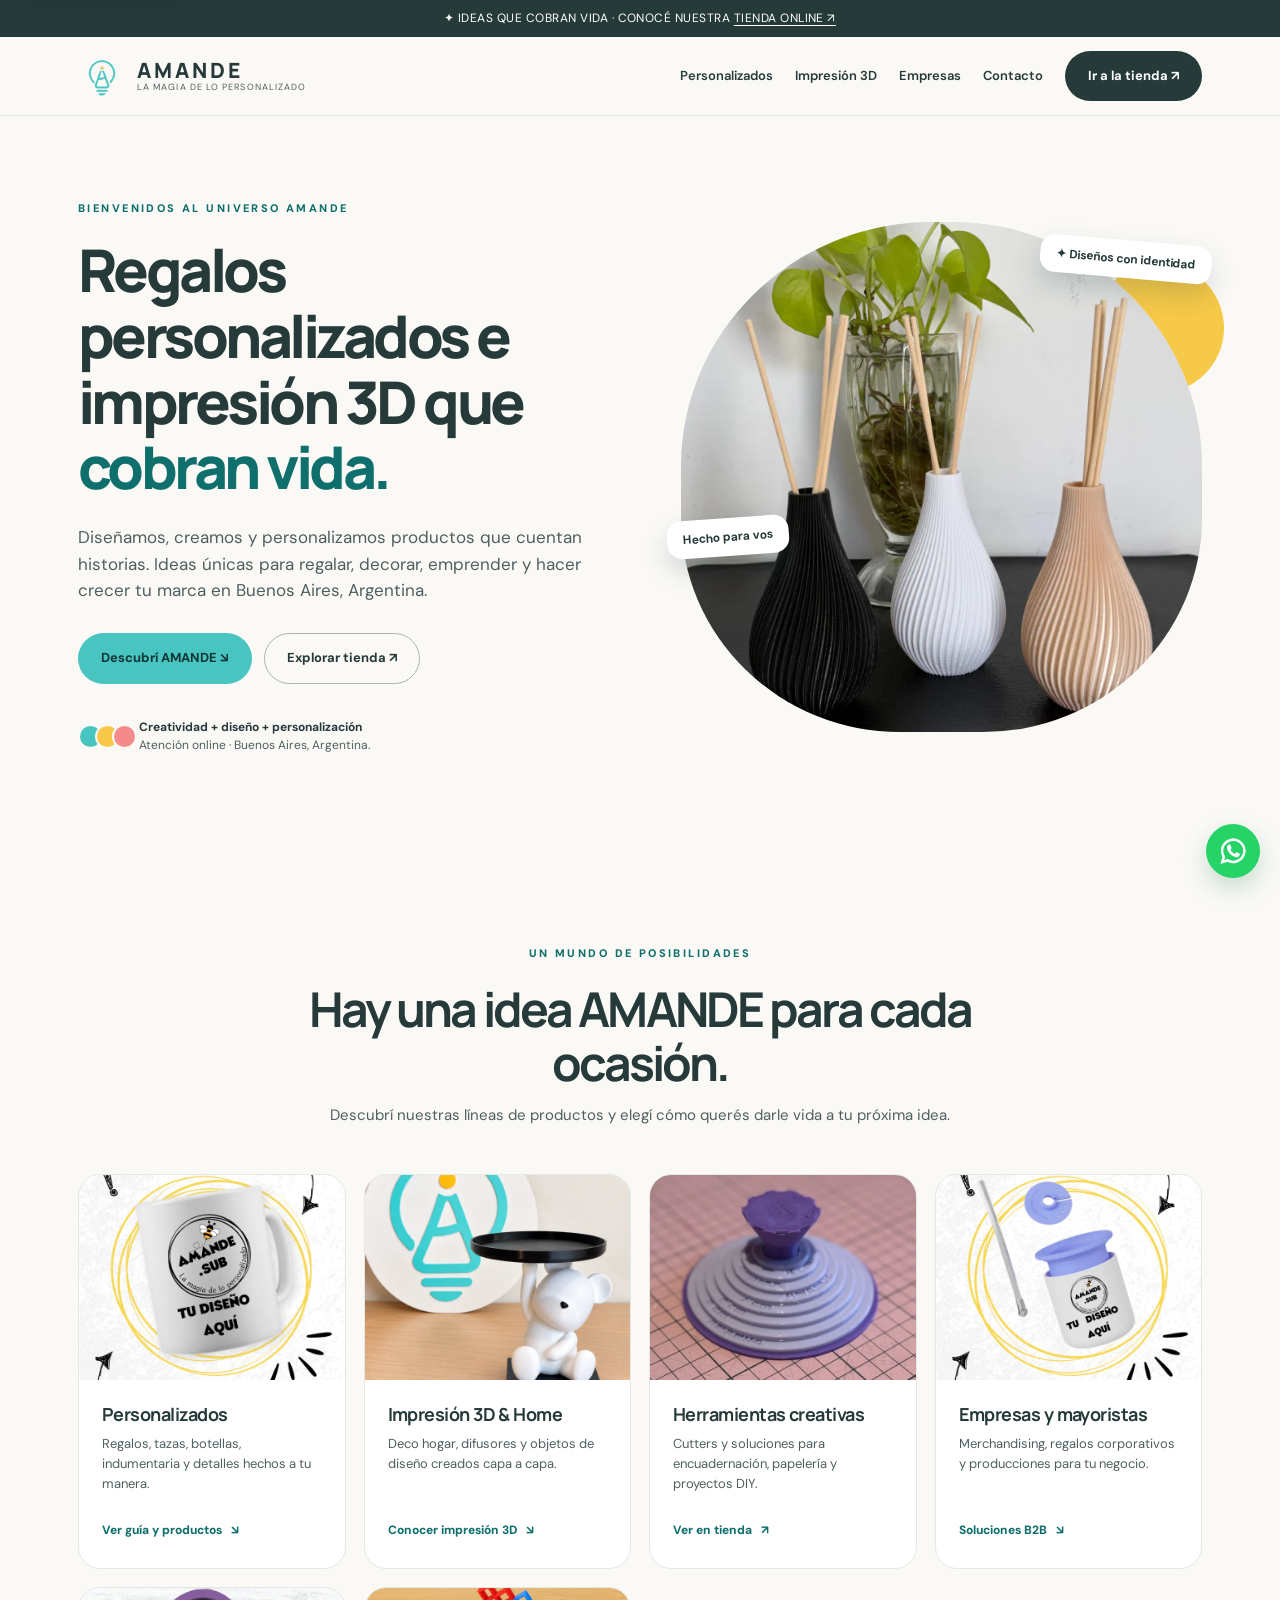
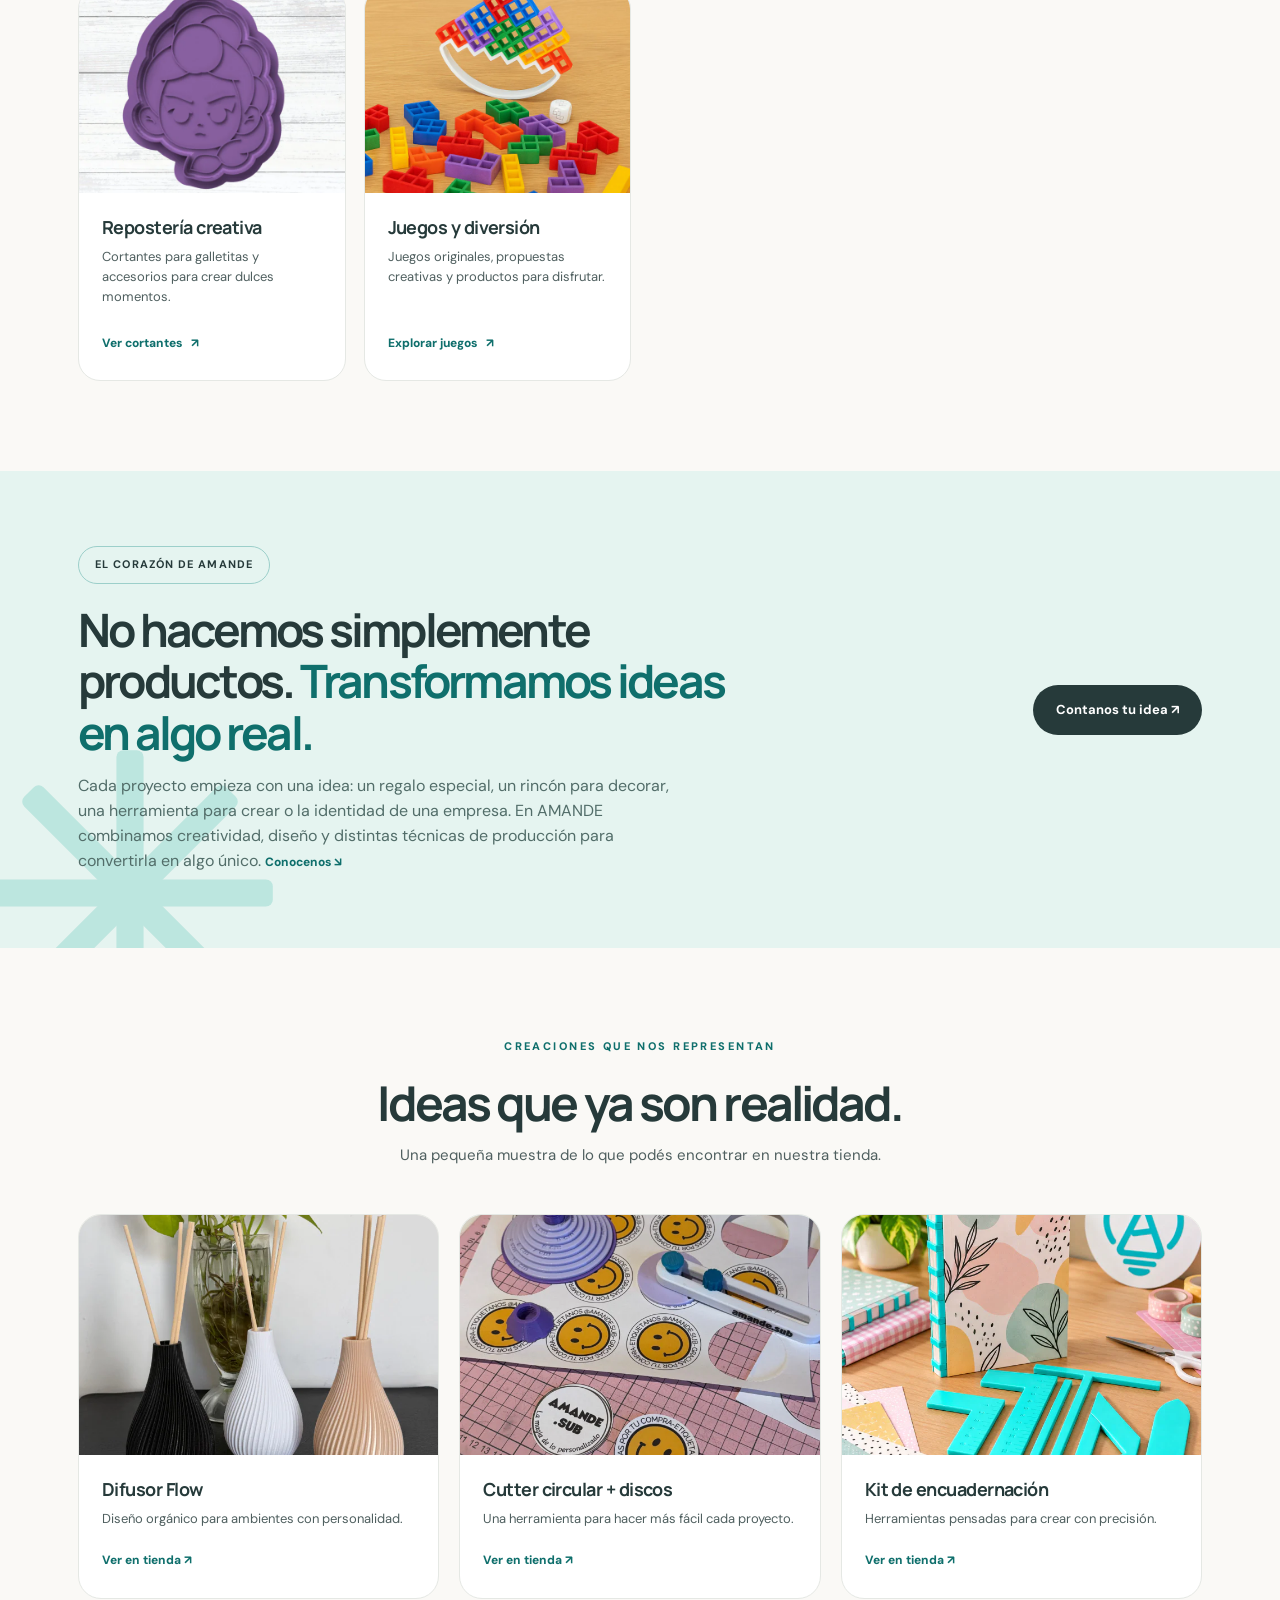
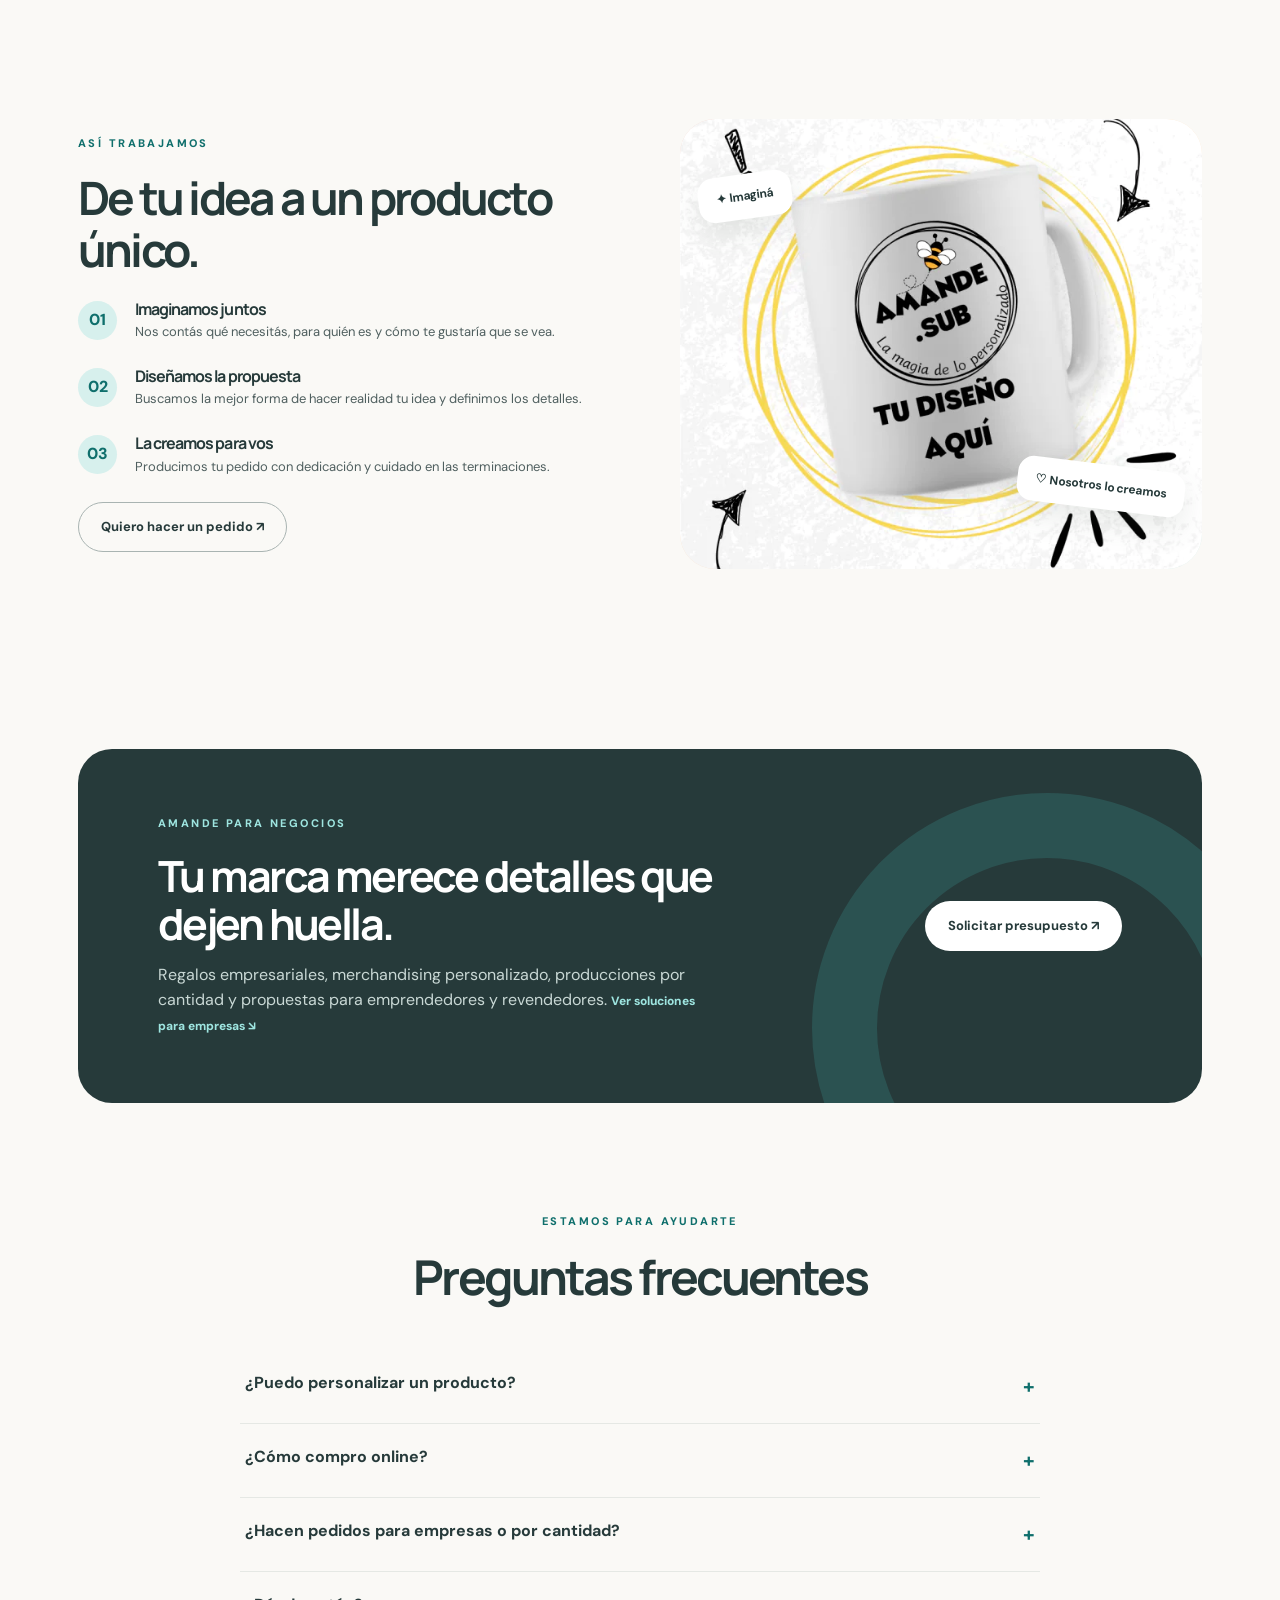
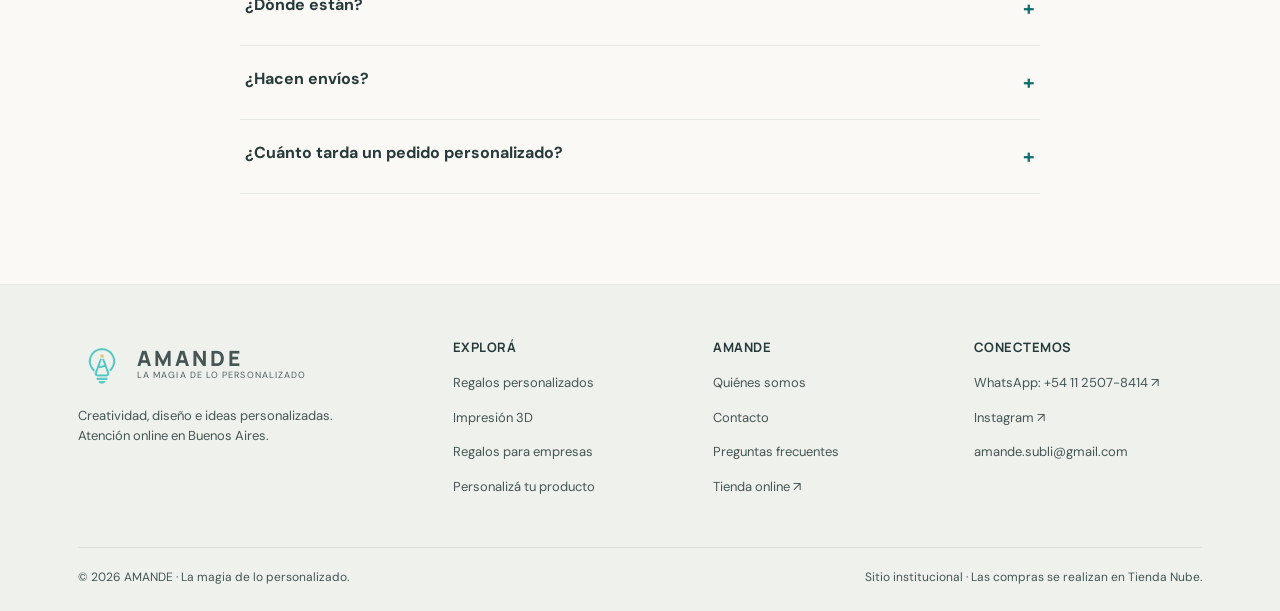
<file: index.html>
<!doctype html>
<html lang="es-AR">
<head>
<meta charset="UTF-8"><meta name="viewport" content="width=device-width, initial-scale=1">
<title>Regalos personalizados e impresión 3D en Buenos Aires | AMANDE</title>
<meta name="description" content="AMANDE: regalos personalizados, diseño e impresión 3D, deco hogar, herramientas creativas y soluciones para empresas en Buenos Aires.">
<meta name="theme-color" content="#FAF9F6">
<meta name="robots" content="index,follow,max-image-preview:large">
<link rel="canonical" href="https://www.amandesub.com.ar/">
<meta property="og:type" content="website">
<meta property="og:locale" content="es_AR">
<meta property="og:site_name" content="AMANDE">
<meta property="og:title" content="Regalos personalizados e impresión 3D | AMANDE">
<meta property="og:description" content="AMANDE: regalos personalizados, diseño e impresión 3D, deco hogar, herramientas creativas y soluciones para empresas en Buenos Aires.">
<meta property="og:url" content="https://www.amandesub.com.ar/">
<meta property="og:image" content="https://www.amandesub.com.ar/assets/og-share.webp">
<meta property="og:image:alt" content="AMANDE — regalos personalizados e impresión 3D">
<meta property="og:image:width" content="1200">
<meta property="og:image:height" content="630">
<meta property="og:image:type" content="image/webp">
<meta name="twitter:card" content="summary_large_image">
<meta name="twitter:title" content="Regalos personalizados e impresión 3D | AMANDE">
<meta name="twitter:description" content="AMANDE: regalos personalizados, diseño e impresión 3D, deco hogar, herramientas creativas y soluciones para empresas en Buenos Aires.">
<meta name="twitter:image" content="https://www.amandesub.com.ar/assets/og-share.webp">
<meta name="twitter:image:alt" content="AMANDE — regalos personalizados e impresión 3D">
<link rel="icon" type="image/png" sizes="32x32" href="assets/favicon-32.png">
<link rel="icon" type="image/png" sizes="180x180" href="assets/favicon.png">
<link rel="apple-touch-icon" href="assets/favicon.png">
<link rel="preload" as="image" href="assets/hero.webp" type="image/webp" fetchpriority="high">
<script type="application/ld+json">
{"@context":"https://schema.org","@graph":[{"@type":"Organization","@id":"https://www.amandesub.com.ar/#business","name":"AMANDE","alternateName":"Amande.sub","url":"https://www.amandesub.com.ar/","logo":"https://www.amandesub.com.ar/assets/isologo.png","image":"https://www.amandesub.com.ar/assets/og-share.webp","description":"Diseño, productos personalizados, impresión 3D, sublimación y soluciones creativas online para personas, empresas y emprendedores en Buenos Aires, Argentina.","email":"amande.subli@gmail.com","telephone":"+54-11-2507-8414","priceRange":"$$","areaServed":[{"@type":"Country","name":"Argentina"},{"@type":"AdministrativeArea","name":"Buenos Aires"}],"sameAs":["https://www.instagram.com/amande.sub/","https://shop.amandesub.com.ar/"],"contactPoint":{"@type":"ContactPoint","telephone":"+54-11-2507-8414","contactType":"customer service","email":"amande.subli@gmail.com","areaServed":"AR","availableLanguage":["Spanish","es-AR"]}},{"@type":"WebSite","@id":"https://www.amandesub.com.ar/#website","url":"https://www.amandesub.com.ar/","name":"AMANDE","inLanguage":"es-AR","publisher":{"@id":"https://www.amandesub.com.ar/#business"}},
{"@type":"WebPage","@id":"https://www.amandesub.com.ar/#webpage","url":"https://www.amandesub.com.ar/","name":"Regalos personalizados e impresión 3D en Buenos Aires | AMANDE","description":"AMANDE: regalos personalizados, diseño e impresión 3D, deco hogar, herramientas creativas y soluciones para empresas en Buenos Aires.","inLanguage":"es-AR","isPartOf":{"@id":"https://www.amandesub.com.ar/#website"},"about":{"@id":"https://www.amandesub.com.ar/#business"},"primaryImageOfPage":{"@type":"ImageObject","url":"https://www.amandesub.com.ar/assets/og-share.webp"},"dateModified":"2026-11-03","breadcrumb":{"@type":"BreadcrumbList","itemListElement":[{"@type":"ListItem","position":1,"name":"Inicio","item":"https://www.amandesub.com.ar/"}]}},
{"@type":"FAQPage","@id":"https://www.amandesub.com.ar/#faq","mainEntity":[
{"@type":"Question","name":"¿Puedo personalizar un producto?","acceptedAnswer":{"@type":"Answer","text":"Sí. Trabajamos con sublimación, impresión 3D y otras técnicas. Escribinos por WhatsApp con tu idea y te contamos las opciones disponibles."}},
{"@type":"Question","name":"¿Cómo compro online?","acceptedAnswer":{"@type":"Answer","text":"Explorá productos y completá tu compra en nuestra tienda online shop.amandesub.com.ar. Allí están los precios y las condiciones vigentes."}},
{"@type":"Question","name":"¿Hacen pedidos para empresas o por cantidad?","acceptedAnswer":{"@type":"Answer","text":"Sí. Hacemos merchandising, regalos corporativos, souvenirs y producción mayorista para empresas, emprendedores y revendedores."}},
{"@type":"Question","name":"¿Dónde están?","acceptedAnswer":{"@type":"Answer","text":"Somos un emprendimiento online en Buenos Aires, Argentina. No tenemos local de atención al público: te atendemos por WhatsApp y la tienda; los envíos se coordinan según el pedido."}},
{"@type":"Question","name":"¿Hacen envíos?","acceptedAnswer":{"@type":"Answer","text":"Sí. En la tienda online podés calcular el envío según tu código postal. Para pedidos a medida, lo coordinamos por WhatsApp."}},
{"@type":"Question","name":"¿Cuánto tarda un pedido personalizado?","acceptedAnswer":{"@type":"Answer","text":"Depende del producto, la técnica y la cantidad. Contanos tu idea por WhatsApp y te confirmamos plazo estimado antes de producir."}}
]}]}
</script>
<link rel="preconnect" href="https://fonts.googleapis.com">
<link rel="preconnect" href="https://fonts.gstatic.com" crossorigin>
<link href="https://fonts.googleapis.com/css2?family=DM+Sans:wght@400;600;700&family=Manrope:wght@600;700;800&display=swap" rel="stylesheet">
<link rel="stylesheet" href="assets/site.css">
</head>
<body>
<a class="skip-link" href="#contenido">Saltar al contenido</a>
<div class="announcement">✦ IDEAS QUE COBRAN VIDA · CONOCÉ NUESTRA <a href="https://shop.amandesub.com.ar/" target="_blank" rel="noopener">TIENDA ONLINE ↗</a></div>
<header class="navbar"><div class="container nav-inner">
<a class="brand" href="index.html" aria-label="AMANDE inicio"><img class="brand-mark" src="assets/isologo.webp" width="48" height="48" alt="AMANDE"><span><span class="brand-name">AMANDE</span><span class="brand-caption">LA MAGIA DE LO PERSONALIZADO</span></span></a>
<nav class="nav-links" id="navlinks" aria-label="Principal">
<a href="regalos-personalizados/">Personalizados</a>
<a href="impresion-3d/">Impresión 3D</a>
<a href="regalos-empresas/">Empresas</a>
<a href="contacto/">Contacto</a>
<a class="btn btn-dark" href="https://shop.amandesub.com.ar/" target="_blank" rel="noopener">Ir a la tienda ↗</a>
</nav>
<button class="mobile-toggle" aria-label="Abrir menú" aria-controls="navlinks" aria-expanded="false" id="menuBtn">☰</button>
</div></header>

<main id="contenido">
<section class="hero" id="inicio"><div class="container hero-grid"><div>
<span class="eyebrow">Bienvenidos al universo AMANDE</span>
<h1>Regalos personalizados e impresión 3D que <span class="accent">cobran vida.</span></h1>
<p>Diseñamos, creamos y personalizamos productos que cuentan historias. Ideas únicas para regalar, decorar, emprender y hacer crecer tu marca en Buenos Aires, Argentina.</p>
<div class="hero-actions">
<a class="btn btn-aqua" href="#universo">Descubrí AMANDE ↘</a>
<a class="btn btn-outline" href="https://shop.amandesub.com.ar/" target="_blank" rel="noopener">Explorar tienda ↗</a>
</div>
<div class="hero-small"><span class="dots"><i></i><i></i><i></i></span><span><b>Creatividad + diseño + personalización</b><br>Atención online · Buenos Aires, Argentina.</span></div>
</div>
<div class="visual-wrap"><div class="visual">
<img class="hero-photo" src="assets/hero.webp" alt="Productos personalizados e impresión 3D de AMANDE" width="640" height="640" fetchpriority="high" decoding="async" srcset="assets/hero.webp 640w" sizes="(max-width:650px) 90vw, 520px">
</div>
<div class="tag one">✦ Diseños con identidad</div>
<div class="tag two">Hecho para vos</div>
</div></div></section>

<section class="section" id="universo"><div class="container">
<div class="section-title"><span class="eyebrow">Un mundo de posibilidades</span>
<h2>Hay una idea AMANDE para cada ocasión.</h2>
<p>Descubrí nuestras líneas de productos y elegí cómo querés darle vida a tu próxima idea.</p></div>
<div class="categories">
<a class="category-card" href="regalos-personalizados/"><div class="category-art bg-pink"><svg viewBox="0 0 180 180" aria-hidden="true"><rect x="30" y="50" width="82" height="99" rx="12" fill="#fff" stroke="#ded5ce" stroke-width="3"/><path d="M110 72c42-10 43 50 0 48" fill="none" stroke="#f8f8f5" stroke-width="20"/><path d="M110 72c42-10 43 50 0 48" fill="none" stroke="#d3d5d0" stroke-width="3"/><text x="57" y="118" font-size="49" font-family="Georgia" font-style="italic" fill="#49C5C1">A</text><path d="M116 51l13-27 13 27" fill="#f7c948"/><rect x="119" y="51" width="20" height="69" rx="4" fill="#e8bc72"/></svg><img class="product-photo" src="assets/personalizados.webp" alt="Regalos y productos personalizados AMANDE" width="640" height="640" loading="lazy" decoding="async" srcset="assets/personalizados.webp 640w" sizes="(max-width:650px) 45vw, 280px" onerror="this.remove()"></div><div class="category-body"><h3>Personalizados</h3><p>Regalos, tazas, botellas, indumentaria y detalles hechos a tu manera.</p><span class="text-link">Ver guía y productos <span>↘</span></span></div></a>
<a class="category-card" href="impresion-3d/"><div class="category-art bg-beige"><svg viewBox="0 0 180 180" aria-hidden="true"><ellipse cx="87" cy="150" rx="68" ry="13" fill="#d2ccc2"/><path d="M55 61q8-24 32-24t32 24l7 76q-36 24-78 0z" fill="#2e3433"/><ellipse cx="87" cy="61" rx="32" ry="9" fill="#484d4b"/><ellipse cx="87" cy="61" rx="17" ry="5" fill="#161e1d"/><path d="M80 58L67 9M87 58L88 8M95 58L107 13" stroke="#b99b71" stroke-width="4" stroke-linecap="round"/><path d="M50 113q36 15 70 0" fill="none" stroke="#575d59" stroke-width="3"/></svg><img class="product-photo" src="assets/home.webp" alt="Productos de decoración e impresión 3D AMANDE" width="640" height="640" loading="lazy" decoding="async" srcset="assets/home.webp 640w" sizes="(max-width:650px) 45vw, 280px" onerror="this.remove()"></div><div class="category-body"><h3>Impresión 3D &amp; Home</h3><p>Deco hogar, difusores y objetos de diseño creados capa a capa.</p><span class="text-link">Conocer impresión 3D <span>↘</span></span></div></a>
<a class="category-card" href="https://shop.amandesub.com.ar/herramientas/" target="_blank" rel="noopener"><div class="category-art bg-aqua"><svg viewBox="0 0 180 180" aria-hidden="true"><rect x="30" y="38" width="105" height="105" rx="8" transform="rotate(-9 80 90)" fill="#f7ca49"/><rect x="47" y="48" width="105" height="105" rx="8" transform="rotate(7 95 95)" fill="#fff"/><path d="M57 132l84-77" stroke="#a9dddd" stroke-width="14" stroke-linecap="round"/><circle cx="57" cy="132" r="16" fill="#49c5c1"/><circle cx="57" cy="132" r="6" fill="#fff"/><path d="M85 36l18-10 16 38-18 10z" fill="#f58a8a"/><path d="M92 32l13 30" stroke="#fff" stroke-width="3"/></svg><img class="product-photo" src="assets/herramientas.webp" alt="Herramientas de encuadernación y papelería AMANDE" width="640" height="640" loading="lazy" decoding="async" srcset="assets/herramientas.webp 640w" sizes="(max-width:650px) 45vw, 280px" onerror="this.remove()"></div><div class="category-body"><h3>Herramientas creativas</h3><p>Cutters y soluciones para encuadernación, papelería y proyectos DIY.</p><span class="text-link">Ver en tienda <span>↗</span></span></div></a>
<a class="category-card" href="regalos-empresas/"><div class="category-art bg-yellow"><svg viewBox="0 0 180 180" aria-hidden="true"><rect x="35" y="64" width="110" height="93" rx="9" fill="#f7e8d8" stroke="#d3bca3" stroke-width="3"/><path d="M35 91h110" stroke="#d3bca3" stroke-width="3"/><path d="M79 64v93" stroke="#49c5c1" stroke-width="17"/><path d="M87 63C13 56 49 12 88 59c40-50 72-4-1 4" fill="none" stroke="#49c5c1" stroke-width="12"/><rect x="111" y="108" width="24" height="23" rx="4" fill="#f58a8a"/></svg><img class="product-photo" src="assets/empresas.webp" alt="Regalos corporativos personalizados AMANDE" width="640" height="640" loading="lazy" decoding="async" srcset="assets/empresas.webp 640w" sizes="(max-width:650px) 45vw, 280px" onerror="this.remove()"></div><div class="category-body"><h3>Empresas y mayoristas</h3><p>Merchandising, regalos corporativos y producciones para tu negocio.</p><span class="text-link">Soluciones B2B <span>↘</span></span></div></a>
<a class="category-card" href="https://shop.amandesub.com.ar/reposteria1/" target="_blank" rel="noopener"><div class="category-art bg-lav"><svg viewBox="0 0 180 180" aria-hidden="true"><path d="M55 120q-15-13-13-36 2-28 37-29 15-40 36-8 42-8 35 28 21 34-10 56z" fill="#d4a57a" stroke="#be895d" stroke-width="5"/><path d="M63 93l9-7m40-9 8 9m-26 20 8 10" stroke="#fff" stroke-width="10" stroke-linecap="round"/><path d="M48 136h91" stroke="#9875b1" stroke-width="7" stroke-linecap="round"/></svg><img class="product-photo" src="assets/reposteria.webp" alt="Cortantes de repostería AMANDE" width="640" height="640" loading="lazy" decoding="async" srcset="assets/reposteria.webp 640w" sizes="(max-width:650px) 45vw, 280px" onerror="this.remove()"></div><div class="category-body"><h3>Repostería creativa</h3><p>Cortantes para galletitas y accesorios para crear dulces momentos.</p><span class="text-link">Ver cortantes <span>↗</span></span></div></a>
<a class="category-card" href="https://shop.amandesub.com.ar/juegos/" target="_blank" rel="noopener"><div class="category-art bg-blue"><svg viewBox="0 0 180 180" aria-hidden="true"><rect x="35" y="79" width="53" height="53" rx="8" fill="#f58a8a" transform="rotate(-12 60 100)"/><rect x="87" y="49" width="53" height="53" rx="8" fill="#f7c948" transform="rotate(14 110 75)"/><rect x="85" y="104" width="53" height="53" rx="8" fill="#49c5c1"/><circle cx="60" cy="102" r="10" fill="#fff"/><path d="M106 78h17m-8-8v17" stroke="#fff" stroke-width="6" stroke-linecap="round"/><circle cx="110" cy="130" r="11" fill="none" stroke="#fff" stroke-width="5"/></svg><img class="product-photo" src="assets/juegos.webp" alt="Juegos de diseño AMANDE" width="640" height="640" loading="lazy" decoding="async" srcset="assets/juegos.webp 640w" sizes="(max-width:650px) 45vw, 280px" onerror="this.remove()"></div><div class="category-body"><h3>Juegos y diversión</h3><p>Juegos originales, propuestas creativas y productos para disfrutar.</p><span class="text-link">Explorar juegos <span>↗</span></span></div></a>
</div></div></section>

<section class="statement" id="nosotros"><div class="container statement-inner"><div>
<span class="pill">EL CORAZÓN DE AMANDE</span>
<h2>No hacemos simplemente productos. <span class="accent">Transformamos ideas en algo real.</span></h2>
<p>Cada proyecto empieza con una idea: un regalo especial, un rincón para decorar, una herramienta para crear o la identidad de una empresa. En AMANDE combinamos creatividad, diseño y distintas técnicas de producción para convertirla en algo único. <a class="text-link" href="nosotros/">Conocenos ↘</a></p>
</div>
<a class="btn btn-dark" href="https://wa.me/541125078414?text=Hola%20AMANDE%2C%20quiero%20contarles%20una%20idea" target="_blank" rel="noopener">Contanos tu idea ↗</a>
</div></section>

<section class="section" id="destacados"><div class="container">
<div class="section-title"><span class="eyebrow">Creaciones que nos representan</span>
<h2>Ideas que ya son realidad.</h2>
<p>Una pequeña muestra de lo que podés encontrar en nuestra tienda.</p></div>
<div class="featured">
<a href="https://shop.amandesub.com.ar/productos/difusor-flow-1jlpb/" class="feature" target="_blank" rel="noopener"><div class="category-art bg-beige"><svg viewBox="0 0 180 180" aria-hidden="true"><ellipse cx="91" cy="147" rx="62" ry="11" fill="#d6d1c7"/><path d="M54 66q0-25 35-26t37 26l8 69q-41 22-88 0z" fill="#272c2a"/><ellipse cx="90" cy="65" rx="36" ry="10" fill="#404744"/><path d="M76 64L63 15M87 64L88 10M102 64L116 18" stroke="#b69a77" stroke-width="4"/></svg><img class="product-photo" src="assets/flow.webp" alt="Difusor Flow de AMANDE" width="640" height="640" loading="lazy" decoding="async" srcset="assets/flow.webp 640w" sizes="(max-width:650px) 45vw, 320px" onerror="this.remove()"></div><div class="category-body"><h3>Difusor Flow</h3><p>Diseño orgánico para ambientes con personalidad.</p><span class="text-link">Ver en tienda ↗</span></div></a>
<a href="https://shop.amandesub.com.ar/productos/cutter-circulardiscos-3d/" class="feature" target="_blank" rel="noopener"><div class="category-art bg-aqua"><svg viewBox="0 0 180 180" aria-hidden="true"><circle cx="95" cy="96" r="50" fill="none" stroke="#f7c948" stroke-width="12"/><circle cx="95" cy="96" r="35" fill="none" stroke="#fff" stroke-width="9"/><circle cx="95" cy="96" r="20" fill="none" stroke="#49c5c1" stroke-width="10"/><rect x="32" y="42" width="24" height="113" rx="11" fill="#f58a8a" transform="rotate(-27 42 96)"/><circle cx="28" cy="141" r="12" fill="#ce7474"/></svg><img class="product-photo" src="assets/cutter.webp" alt="Cutter circular con discos AMANDE" width="640" height="640" loading="lazy" decoding="async" srcset="assets/cutter.webp 640w" sizes="(max-width:650px) 45vw, 320px" onerror="this.remove()"></div><div class="category-body"><h3>Cutter circular + discos</h3><p>Una herramienta para hacer más fácil cada proyecto.</p><span class="text-link">Ver en tienda ↗</span></div></a>
<a href="https://shop.amandesub.com.ar/productos/kit-de-encuadernacion-y-scrapbooking-zz974/" class="feature" target="_blank" rel="noopener"><div class="category-art bg-pink"><svg viewBox="0 0 180 180" aria-hidden="true"><path d="M32 145V35h16v93h98v17z" fill="#49c5c1"/><path d="M56 145V55h15v75h75v15z" fill="#f7c948"/><path d="M86 44h14v66h51v14H86z" fill="#a996dd"/><rect x="115" y="36" width="19" height="74" rx="5" fill="#f58a8a" transform="rotate(-21 124 75)"/></svg><img class="product-photo" src="assets/encuadernacion.webp" alt="Kit de encuadernación AMANDE" width="640" height="640" loading="lazy" decoding="async" srcset="assets/encuadernacion.webp 640w" sizes="(max-width:650px) 90vw, 320px" onerror="this.remove()"></div><div class="category-body"><h3>Kit de encuadernación</h3><p>Herramientas pensadas para crear con precisión.</p><span class="text-link">Ver en tienda ↗</span></div></a>
</div></div></section>

<section class="section" style="padding-top:30px" id="proceso"><div class="container split"><div>
<span class="eyebrow">Así trabajamos</span>
<h2 style="font-size:clamp(32px,4vw,46px);margin:0 0 25px">De tu idea a un producto único.</h2>
<div class="step"><div class="number">01</div><div><h3>Imaginamos juntos</h3><p>Nos contás qué necesitás, para quién es y cómo te gustaría que se vea.</p></div></div>
<div class="step"><div class="number">02</div><div><h3>Diseñamos la propuesta</h3><p>Buscamos la mejor forma de hacer realidad tu idea y definimos los detalles.</p></div></div>
<div class="step"><div class="number">03</div><div><h3>La creamos para vos</h3><p>Producimos tu pedido con dedicación y cuidado en las terminaciones.</p></div></div>
<a class="btn btn-outline" href="https://wa.me/541125078414?text=Hola%20AMANDE%2C%20quiero%20hacer%20un%20pedido%20personalizado" target="_blank" rel="noopener">Quiero hacer un pedido ↗</a>
</div>
<div class="how-art"><img class="proceso-photo" src="assets/proceso.webp" alt="Proceso de personalización AMANDE" width="640" height="640" loading="lazy" decoding="async" srcset="assets/proceso.webp 640w" sizes="(max-width:650px) 90vw, 480px"><div class="float a">✦ Imaginá</div><div class="float b">♡ Nosotros lo creamos</div></div>
</div></section>

<section class="section" id="empresas"><div class="container"><div class="banner"><div>
<span class="eyebrow" style="color:#9EE5E0">AMANDE PARA NEGOCIOS</span>
<h2>Tu marca merece detalles que dejen huella.</h2>
<p>Regalos empresariales, merchandising personalizado, producciones por cantidad y propuestas para emprendedores y revendedores. <a class="text-link" href="regalos-empresas/" style="color:#9EE5E0">Ver soluciones para empresas ↘</a></p>
</div>
<a class="btn btn-light" href="https://wa.me/541125078414?text=Hola%20AMANDE%2C%20quiero%20consultar%20por%20un%20pedido%20para%20empresa%20o%20mayorista" target="_blank" rel="noopener">Solicitar presupuesto ↗</a>
</div></div></section>

<section class="section" style="padding-top:20px" id="preguntas"><div class="container">
<div class="section-title"><span class="eyebrow">Estamos para ayudarte</span><h2>Preguntas frecuentes</h2></div>
<div class="faq">
<details><summary>¿Puedo personalizar un producto?</summary><p>¡Sí! Trabajamos con sublimación, impresión 3D y otras técnicas. Escribinos por WhatsApp con tu idea y vemos las opciones. También podés empezar en <a class="text-link" href="personaliza-tu-producto/">Personalizá tu producto ↘</a>.</p></details>
<details><summary>¿Cómo compro online?</summary><p>Podés explorar productos y completar tu compra en nuestra <a class="text-link" href="https://shop.amandesub.com.ar/" target="_blank" rel="noopener">tienda online ↗</a>. Allí están los precios y las condiciones vigentes.</p></details>
<details><summary>¿Hacen pedidos para empresas o por cantidad?</summary><p>Sí. Consultanos por merchandising, regalos corporativos, souvenirs y producción mayorista. Más info en <a class="text-link" href="regalos-empresas/">regalos para empresas ↘</a>.</p></details>
<details><summary>¿Dónde están?</summary><p>Somos un emprendimiento online en Buenos Aires. No tenemos local de atención al público: te atendemos por WhatsApp y la tienda; los envíos se coordinan según el pedido. <a class="text-link" href="contacto/">Ver contacto ↘</a></p></details>
<details><summary>¿Hacen envíos?</summary><p>Sí. En la tienda online podés calcular el envío según tu código postal. Para pedidos a medida, lo coordinamos por WhatsApp.</p></details>
<details><summary>¿Cuánto tarda un pedido personalizado?</summary><p>Depende del producto, la técnica y la cantidad. Contanos tu idea por WhatsApp y te confirmamos un plazo estimado antes de producir.</p></details>
</div></div></section>
</main>
<footer class="footer"><div class="container"><div class="footer-grid">
<div><a class="brand" href="index.html" aria-label="AMANDE inicio"><img class="brand-mark" src="assets/isologo.webp" width="48" height="48" alt="AMANDE"><span><span class="brand-name">AMANDE</span><span class="brand-caption">LA MAGIA DE LO PERSONALIZADO</span></span></a>
<p style="max-width:300px;margin-top:18px">Creatividad, diseño e ideas personalizadas. Atención online en Buenos Aires.</p></div>
<div><h3>Explorá</h3><ul>
<li><a href="regalos-personalizados/">Regalos personalizados</a></li>
<li><a href="impresion-3d/">Impresión 3D</a></li>
<li><a href="regalos-empresas/">Regalos para empresas</a></li>
<li><a href="personaliza-tu-producto/">Personalizá tu producto</a></li>
</ul></div>
<div><h3>AMANDE</h3><ul>
<li><a href="nosotros/">Quiénes somos</a></li>
<li><a href="contacto/">Contacto</a></li>
<li><a href="index.html#preguntas">Preguntas frecuentes</a></li>
<li><a href="https://shop.amandesub.com.ar/" target="_blank" rel="noopener">Tienda online ↗</a></li>
</ul></div>
<div><h3>Conectemos</h3><address><ul>
<li><a href="https://wa.me/541125078414" target="_blank" rel="noopener">WhatsApp: +54 11 2507-8414 ↗</a></li>
<li><a href="https://www.instagram.com/amande.sub/" target="_blank" rel="noopener">Instagram ↗</a></li>
<li><a href="mailto:amande.subli@gmail.com">amande.subli@gmail.com</a></li>
</ul></address></div>
</div>
<div class="copyright"><span>© 2026 AMANDE · La magia de lo personalizado.</span><span>Sitio institucional · Las compras se realizan en Tienda Nube.</span></div>
</div></footer>
<a class="whatsapp" href="https://wa.me/541125078414?text=Hola%20AMANDE%2C%20vengo%20de%20su%20web%20y%20quiero%20hacer%20una%20consulta" aria-label="Contactar por WhatsApp" target="_blank" rel="noopener"><img src="assets/whatsapp.svg" width="28" height="28" alt="" decoding="async"></a>
<script src="assets/analytics-config.js"></script>
<script src="assets/site.js" defer></script>
</body></html>
</file>
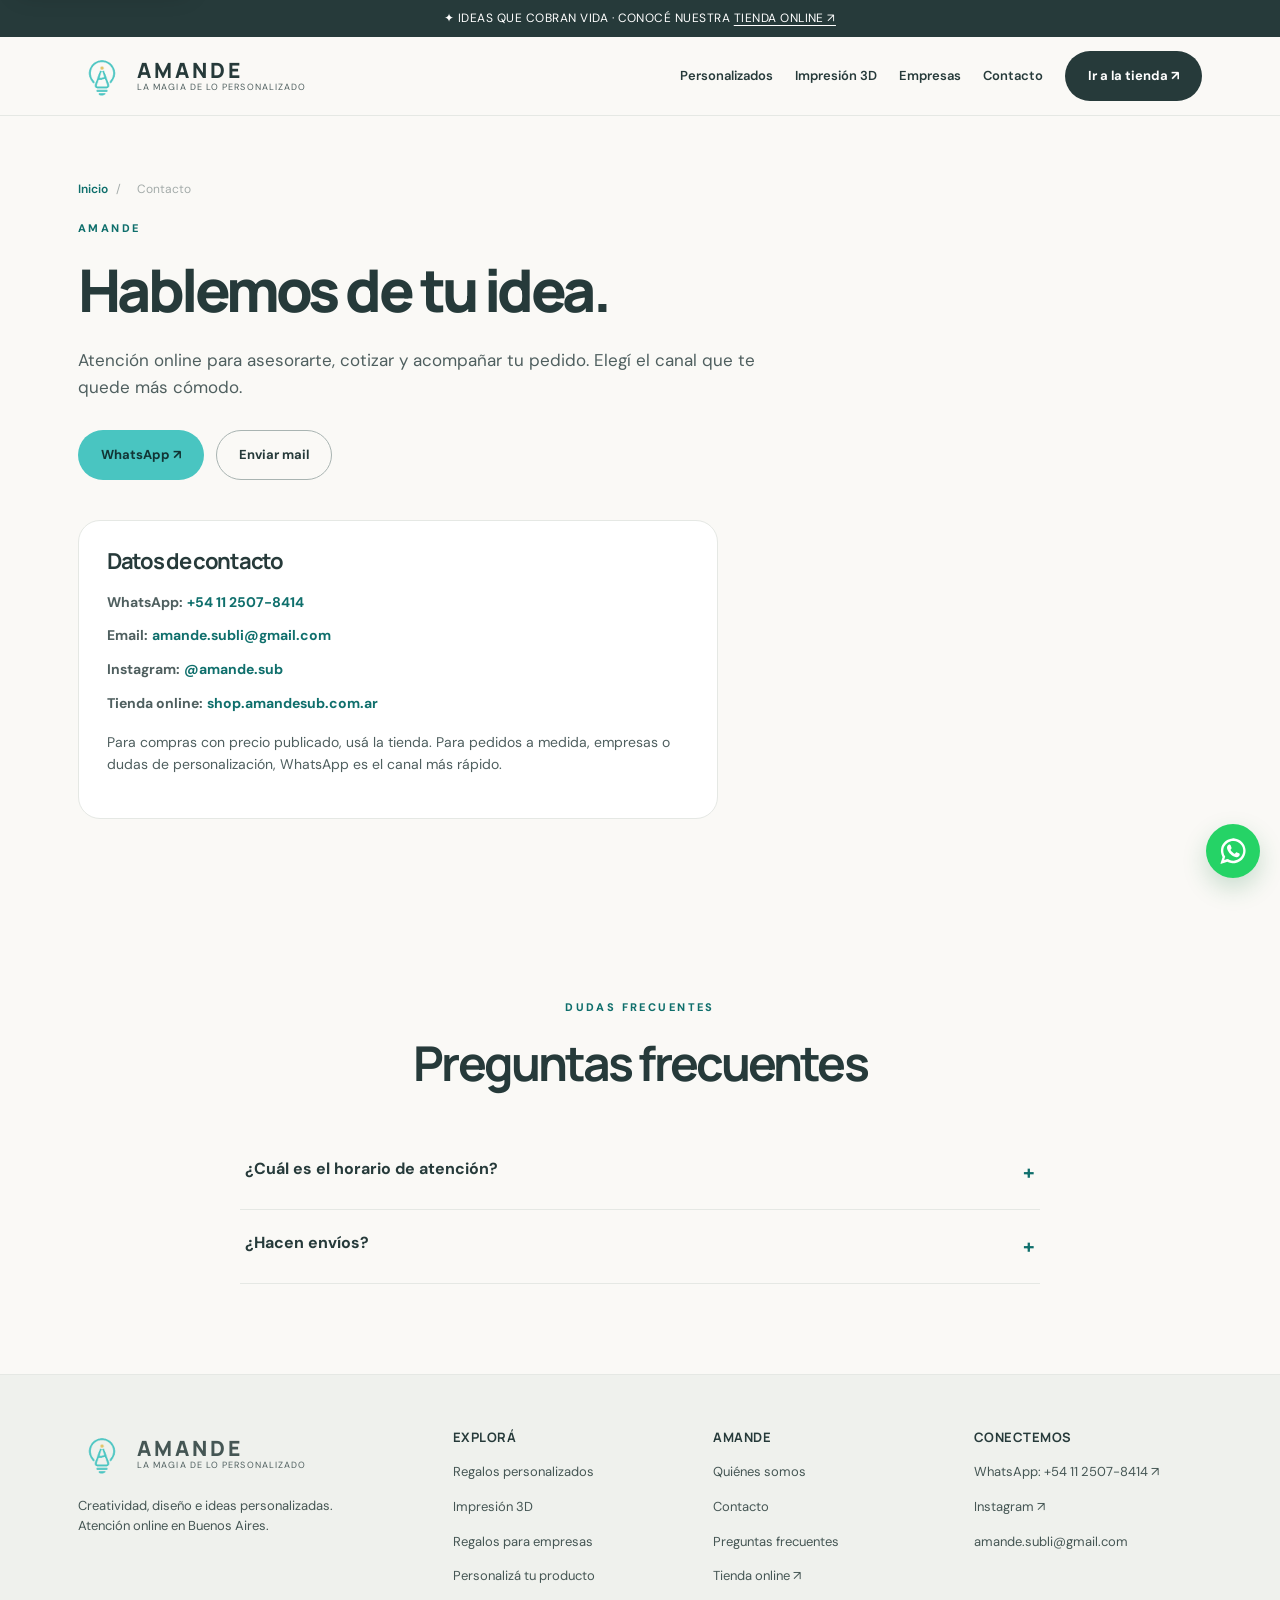
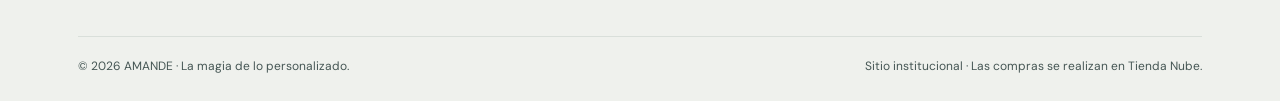
<file: contacto/index.html>
<!doctype html>
<html lang="es-AR">
<head>
<meta charset="UTF-8"><meta name="viewport" content="width=device-width, initial-scale=1">
<title>Contacto | AMANDE</title>
<meta name="description" content="Contactá a AMANDE por WhatsApp +54 11 2507-8414 o amande.subli@gmail.com. Atención online en Buenos Aires.">
<meta name="theme-color" content="#FAF9F6">
<meta name="robots" content="index,follow,max-image-preview:large">
<link rel="canonical" href="https://www.amandesub.com.ar/contacto/">
<meta property="og:type" content="website">
<meta property="og:locale" content="es_AR">
<meta property="og:site_name" content="AMANDE">
<meta property="og:title" content="Contacto">
<meta property="og:description" content="Contactá a AMANDE por WhatsApp +54 11 2507-8414 o amande.subli@gmail.com. Atención online en Buenos Aires.">
<meta property="og:url" content="https://www.amandesub.com.ar/contacto/">
<meta property="og:image" content="https://www.amandesub.com.ar/assets/og-share.webp">
<meta property="og:image:alt" content="AMANDE — regalos personalizados e impresión 3D">
<meta property="og:image:width" content="1200">
<meta property="og:image:height" content="630">
<meta property="og:image:type" content="image/webp">
<meta name="twitter:card" content="summary_large_image">
<meta name="twitter:title" content="Contacto">
<meta name="twitter:description" content="Contactá a AMANDE por WhatsApp +54 11 2507-8414 o amande.subli@gmail.com. Atención online en Buenos Aires.">
<meta name="twitter:image" content="https://www.amandesub.com.ar/assets/og-share.webp">
<meta name="twitter:image:alt" content="AMANDE — regalos personalizados e impresión 3D">
<link rel="icon" type="image/png" sizes="32x32" href="../assets/favicon-32.png">
<link rel="icon" type="image/png" sizes="180x180" href="../assets/favicon.png">
<link rel="apple-touch-icon" href="../assets/favicon.png">
<script type="application/ld+json">
{"@context":"https://schema.org","@graph":[{"@type":"Organization","@id":"https://www.amandesub.com.ar/#business","name":"AMANDE","alternateName":"Amande.sub","url":"https://www.amandesub.com.ar/","logo":"https://www.amandesub.com.ar/assets/isologo.png","image":"https://www.amandesub.com.ar/assets/og-share.webp","description":"Diseño, productos personalizados, impresión 3D, sublimación y soluciones creativas online para personas, empresas y emprendedores en Buenos Aires, Argentina.","email":"amande.subli@gmail.com","telephone":"+54-11-2507-8414","priceRange":"$$","areaServed":[{"@type":"Country","name":"Argentina"},{"@type":"AdministrativeArea","name":"Buenos Aires"}],"sameAs":["https://www.instagram.com/amande.sub/","https://shop.amandesub.com.ar/"],"contactPoint":{"@type":"ContactPoint","telephone":"+54-11-2507-8414","contactType":"customer service","email":"amande.subli@gmail.com","areaServed":"AR","availableLanguage":["Spanish","es-AR"]}},{"@type":"WebSite","@id":"https://www.amandesub.com.ar/#website","url":"https://www.amandesub.com.ar/","name":"AMANDE","inLanguage":"es-AR","publisher":{"@id":"https://www.amandesub.com.ar/#business"}},{"@type": "WebPage", "@id": "https://www.amandesub.com.ar/contacto/#webpage", "url": "https://www.amandesub.com.ar/contacto/", "name": "Contacto | AMANDE", "description": "Contactá a AMANDE por WhatsApp +54 11 2507-8414 o amande.subli@gmail.com. Atención online en Buenos Aires.", "inLanguage": "es-AR", "isPartOf": {"@id": "https://www.amandesub.com.ar/#website"}, "about": {"@id": "https://www.amandesub.com.ar/#business"}, "dateModified": "2026-11-03", "breadcrumb": {"@type": "BreadcrumbList", "itemListElement": [{"@type": "ListItem", "position": 1, "name": "Inicio", "item": "https://www.amandesub.com.ar/"}, {"@type": "ListItem", "position": 2, "name": "Contacto", "item": "https://www.amandesub.com.ar/contacto/"}]}},{"@type": "FAQPage", "@id": "https://www.amandesub.com.ar/contacto/#faq", "mainEntity": [{"@type": "Question", "name": "¿Cuál es el horario de atención?", "acceptedAnswer": {"@type": "Answer", "text": "Respondemos consultas por WhatsApp en horarios laborales habituales. Si escribís fuera de hora, te respondemos a la brevedad."}}, {"@type": "Question", "name": "¿Hacen envíos?", "acceptedAnswer": {"@type": "Answer", "text": "Sí. Las opciones de envío se calculan en la tienda online según tu código postal. Si tenés un pedido a medida, lo coordinamos por WhatsApp."}}]}]}
</script>
<link rel="preconnect" href="https://fonts.googleapis.com">
<link rel="preconnect" href="https://fonts.gstatic.com" crossorigin>
<link href="https://fonts.googleapis.com/css2?family=DM+Sans:wght@400;600;700&family=Manrope:wght@600;700;800&display=swap" rel="stylesheet">
<link rel="stylesheet" href="../assets/site.css">
</head>
<body>
<a class="skip-link" href="#contenido">Saltar al contenido</a>
<div class="announcement">✦ IDEAS QUE COBRAN VIDA · CONOCÉ NUESTRA <a href="https://shop.amandesub.com.ar/" target="_blank" rel="noopener">TIENDA ONLINE ↗</a></div>
<header class="navbar"><div class="container nav-inner">
<a class="brand" href="../index.html" aria-label="AMANDE inicio"><img class="brand-mark" src="../assets/isologo.webp" width="48" height="48" alt="AMANDE"><span><span class="brand-name">AMANDE</span><span class="brand-caption">LA MAGIA DE LO PERSONALIZADO</span></span></a>
<nav class="nav-links" id="navlinks" aria-label="Principal">
<a href="../regalos-personalizados/">Personalizados</a>
<a href="../impresion-3d/">Impresión 3D</a>
<a href="../regalos-empresas/">Empresas</a>
<a href="../contacto/">Contacto</a>
<a class="btn btn-dark" href="https://shop.amandesub.com.ar/" target="_blank" rel="noopener">Ir a la tienda ↗</a>
</nav>
<button class="mobile-toggle" aria-label="Abrir menú" aria-controls="navlinks" aria-expanded="false" id="menuBtn">☰</button>
</div></header>
<main id="contenido">
<section class="page-hero"><div class="container">
<nav class="breadcrumbs" aria-label="Migas de pan"><a href="../index.html">Inicio</a><span>/</span><span aria-current="page">Contacto</span></nav>
<span class="eyebrow">AMANDE</span>
<h1>Hablemos de tu idea.</h1>
<p class="lead">Atención online para asesorarte, cotizar y acompañar tu pedido. Elegí el canal que te quede más cómodo.</p>
<div class="hero-actions"><a class="btn btn-aqua" href="https://wa.me/541125078414?text=Hola%20AMANDE%2C%20vengo%20de%20la%20web%20de%20contacto" target="_blank" rel="noopener">WhatsApp ↗</a><a class="btn btn-outline" href="mailto:amande.subli@gmail.com">Enviar mail</a></div>
</div></section>
<section class="section" style="padding-top:0"><div class="container">
<div class="contact-card" style="max-width:640px">
<h2>Datos de contacto</h2>
<ul>
<li><strong>WhatsApp:</strong> <a href="https://wa.me/541125078414" target="_blank" rel="noopener">+54 11 2507-8414</a></li>
<li><strong>Email:</strong> <a href="mailto:amande.subli@gmail.com">amande.subli@gmail.com</a></li>
<li><strong>Instagram:</strong> <a href="https://www.instagram.com/amande.sub/" target="_blank" rel="noopener">@amande.sub</a></li>
<li><strong>Tienda online:</strong> <a href="https://shop.amandesub.com.ar/" target="_blank" rel="noopener">shop.amandesub.com.ar</a></li>
</ul>
<p>Para compras con precio publicado, usá la tienda. Para pedidos a medida, empresas o dudas de personalización, WhatsApp es el canal más rápido.</p>
</div>
</div></section>
<section class="section" id="preguntas"><div class="container"><div class="section-title"><span class="eyebrow">Dudas frecuentes</span><h2>Preguntas frecuentes</h2></div><div class="faq"><details><summary>¿Cuál es el horario de atención?</summary><p>Respondemos consultas por WhatsApp en horarios laborales habituales. Si escribís fuera de hora, te respondemos a la brevedad.</p></details><details><summary>¿Hacen envíos?</summary><p>Sí. Las opciones de envío se calculan en la tienda online según tu código postal. Si tenés un pedido a medida, lo coordinamos por WhatsApp.</p></details></div></div></section>
</main>
<footer class="footer"><div class="container"><div class="footer-grid">
<div><a class="brand" href="../index.html" aria-label="AMANDE inicio"><img class="brand-mark" src="../assets/isologo.webp" width="48" height="48" alt="AMANDE"><span><span class="brand-name">AMANDE</span><span class="brand-caption">LA MAGIA DE LO PERSONALIZADO</span></span></a>
<p style="max-width:300px;margin-top:18px">Creatividad, diseño e ideas personalizadas. Atención online en Buenos Aires.</p></div>
<div><h3>Explorá</h3><ul>
<li><a href="../regalos-personalizados/">Regalos personalizados</a></li>
<li><a href="../impresion-3d/">Impresión 3D</a></li>
<li><a href="../regalos-empresas/">Regalos para empresas</a></li>
<li><a href="../personaliza-tu-producto/">Personalizá tu producto</a></li>
</ul></div>
<div><h3>AMANDE</h3><ul>
<li><a href="../nosotros/">Quiénes somos</a></li>
<li><a href="../contacto/">Contacto</a></li>
<li><a href="../index.html#preguntas">Preguntas frecuentes</a></li>
<li><a href="https://shop.amandesub.com.ar/" target="_blank" rel="noopener">Tienda online ↗</a></li>
</ul></div>
<div><h3>Conectemos</h3><address><ul>
<li><a href="https://wa.me/541125078414" target="_blank" rel="noopener">WhatsApp: +54 11 2507-8414 ↗</a></li>
<li><a href="https://www.instagram.com/amande.sub/" target="_blank" rel="noopener">Instagram ↗</a></li>
<li><a href="mailto:amande.subli@gmail.com">amande.subli@gmail.com</a></li>
</ul></address></div>
</div>
<div class="copyright"><span>© 2026 AMANDE · La magia de lo personalizado.</span><span>Sitio institucional · Las compras se realizan en Tienda Nube.</span></div>
</div></footer>
<a class="whatsapp" href="https://wa.me/541125078414?text=Hola%20AMANDE%2C%20vengo%20de%20su%20web%20y%20quiero%20hacer%20una%20consulta" aria-label="Contactar por WhatsApp" target="_blank" rel="noopener"><img src="../assets/whatsapp.svg" width="28" height="28" alt="" decoding="async"></a>
<script src="../assets/analytics-config.js"></script>
<script src="../assets/site.js" defer></script>
</body></html>
</file>
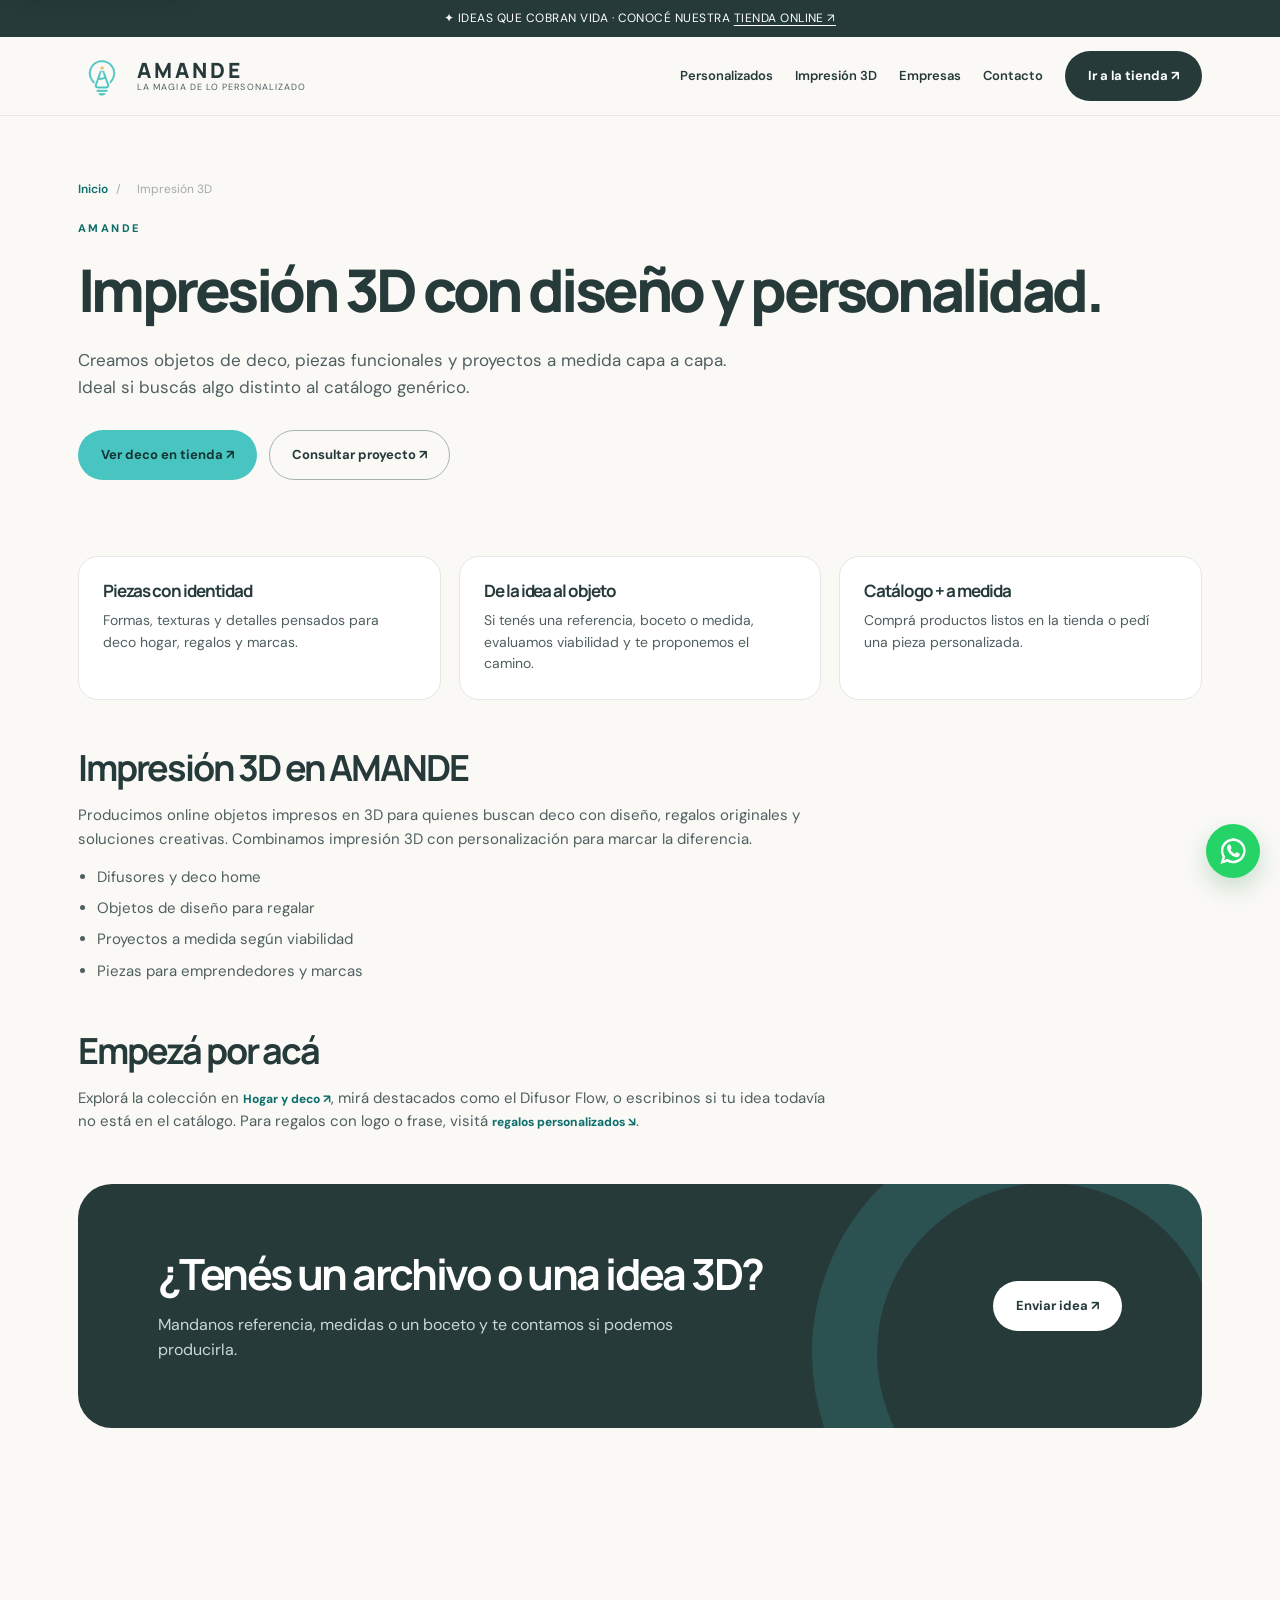
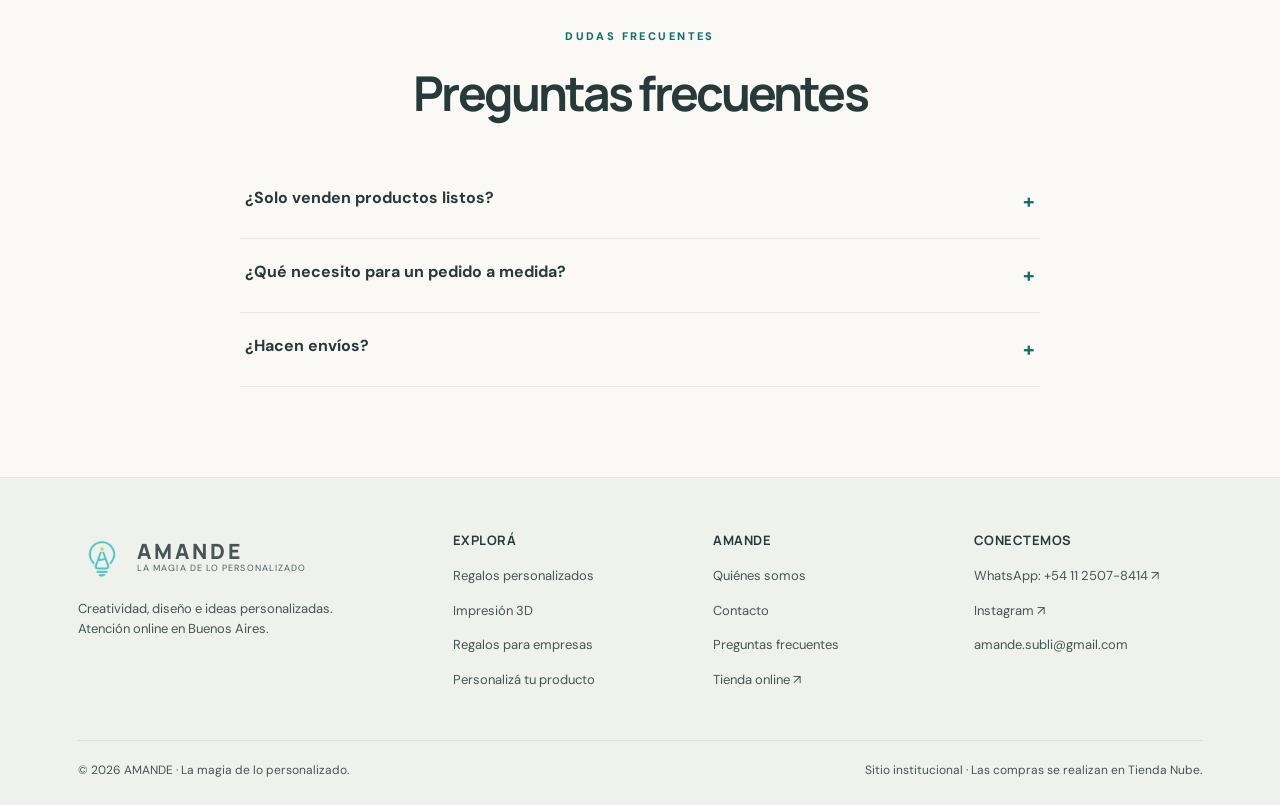
<file: impresion-3d/index.html>
<!doctype html>
<html lang="es-AR">
<head>
<meta charset="UTF-8"><meta name="viewport" content="width=device-width, initial-scale=1">
<title>Impresión 3D en Buenos Aires y Buenos Aires | AMANDE</title>
<meta name="description" content="Impresión 3D y deco de diseño en Buenos Aires: difusores, objetos home y piezas a medida. Pedí online o consultá tu proyecto por WhatsApp.">
<meta name="theme-color" content="#FAF9F6">
<meta name="robots" content="index,follow,max-image-preview:large">
<link rel="canonical" href="https://www.amandesub.com.ar/impresion-3d/">
<meta property="og:type" content="website">
<meta property="og:locale" content="es_AR">
<meta property="og:site_name" content="AMANDE">
<meta property="og:title" content="Impresión 3D en Buenos Aires y Buenos Aires">
<meta property="og:description" content="Impresión 3D y deco de diseño en Buenos Aires: difusores, objetos home y piezas a medida. Pedí online o consultá tu proyecto por WhatsApp.">
<meta property="og:url" content="https://www.amandesub.com.ar/impresion-3d/">
<meta property="og:image" content="https://www.amandesub.com.ar/assets/og-share.webp">
<meta property="og:image:alt" content="AMANDE — regalos personalizados e impresión 3D">
<meta property="og:image:width" content="1200">
<meta property="og:image:height" content="630">
<meta property="og:image:type" content="image/webp">
<meta name="twitter:card" content="summary_large_image">
<meta name="twitter:title" content="Impresión 3D en Buenos Aires y Buenos Aires">
<meta name="twitter:description" content="Impresión 3D y deco de diseño en Buenos Aires: difusores, objetos home y piezas a medida. Pedí online o consultá tu proyecto por WhatsApp.">
<meta name="twitter:image" content="https://www.amandesub.com.ar/assets/og-share.webp">
<meta name="twitter:image:alt" content="AMANDE — regalos personalizados e impresión 3D">
<link rel="icon" type="image/png" sizes="32x32" href="../assets/favicon-32.png">
<link rel="icon" type="image/png" sizes="180x180" href="../assets/favicon.png">
<link rel="apple-touch-icon" href="../assets/favicon.png">
<script type="application/ld+json">
{"@context":"https://schema.org","@graph":[{"@type":"Organization","@id":"https://www.amandesub.com.ar/#business","name":"AMANDE","alternateName":"Amande.sub","url":"https://www.amandesub.com.ar/","logo":"https://www.amandesub.com.ar/assets/isologo.png","image":"https://www.amandesub.com.ar/assets/og-share.webp","description":"Diseño, productos personalizados, impresión 3D, sublimación y soluciones creativas online para personas, empresas y emprendedores en Buenos Aires, Argentina.","email":"amande.subli@gmail.com","telephone":"+54-11-2507-8414","priceRange":"$$","areaServed":[{"@type":"Country","name":"Argentina"},{"@type":"AdministrativeArea","name":"Buenos Aires"}],"sameAs":["https://www.instagram.com/amande.sub/","https://shop.amandesub.com.ar/"],"contactPoint":{"@type":"ContactPoint","telephone":"+54-11-2507-8414","contactType":"customer service","email":"amande.subli@gmail.com","areaServed":"AR","availableLanguage":["Spanish","es-AR"]}},{"@type":"WebSite","@id":"https://www.amandesub.com.ar/#website","url":"https://www.amandesub.com.ar/","name":"AMANDE","inLanguage":"es-AR","publisher":{"@id":"https://www.amandesub.com.ar/#business"}},{"@type": "WebPage", "@id": "https://www.amandesub.com.ar/impresion-3d/#webpage", "url": "https://www.amandesub.com.ar/impresion-3d/", "name": "Impresión 3D en Buenos Aires y Buenos Aires | AMANDE", "description": "Impresión 3D y deco de diseño en Buenos Aires: difusores, objetos home y piezas a medida. Pedí online o consultá tu proyecto por WhatsApp.", "inLanguage": "es-AR", "isPartOf": {"@id": "https://www.amandesub.com.ar/#website"}, "about": {"@id": "https://www.amandesub.com.ar/#business"}, "dateModified": "2026-11-03", "breadcrumb": {"@type": "BreadcrumbList", "itemListElement": [{"@type": "ListItem", "position": 1, "name": "Inicio", "item": "https://www.amandesub.com.ar/"}, {"@type": "ListItem", "position": 2, "name": "Impresión 3D", "item": "https://www.amandesub.com.ar/impresion-3d/"}]}},{"@type": "Service", "@id": "https://www.amandesub.com.ar/impresion-3d/#service", "name": "Impresión 3D y deco personalizada", "provider": {"@id": "https://www.amandesub.com.ar/#business"}, "areaServed": "AR", "url": "https://www.amandesub.com.ar/impresion-3d/"},{"@type": "FAQPage", "@id": "https://www.amandesub.com.ar/impresion-3d/#faq", "mainEntity": [{"@type": "Question", "name": "¿Solo venden productos listos?", "acceptedAnswer": {"@type": "Answer", "text": "No. Tenemos catálogo en tienda y también evaluamos pedidos a medida según complejidad y cantidad."}}, {"@type": "Question", "name": "¿Qué necesito para un pedido a medida?", "acceptedAnswer": {"@type": "Answer", "text": "Una foto, boceto, medidas o archivo ayuda. Con eso te confirmamos viabilidad, plazo y presupuesto."}}, {"@type": "Question", "name": "¿Hacen envíos?", "acceptedAnswer": {"@type": "Answer", "text": "Sí, según las opciones de la tienda online y el tipo de pedido."}}]}]}
</script>
<link rel="preconnect" href="https://fonts.googleapis.com">
<link rel="preconnect" href="https://fonts.gstatic.com" crossorigin>
<link href="https://fonts.googleapis.com/css2?family=DM+Sans:wght@400;600;700&family=Manrope:wght@600;700;800&display=swap" rel="stylesheet">
<link rel="stylesheet" href="../assets/site.css">
</head>
<body>
<a class="skip-link" href="#contenido">Saltar al contenido</a>
<div class="announcement">✦ IDEAS QUE COBRAN VIDA · CONOCÉ NUESTRA <a href="https://shop.amandesub.com.ar/" target="_blank" rel="noopener">TIENDA ONLINE ↗</a></div>
<header class="navbar"><div class="container nav-inner">
<a class="brand" href="../index.html" aria-label="AMANDE inicio"><img class="brand-mark" src="../assets/isologo.webp" width="48" height="48" alt="AMANDE"><span><span class="brand-name">AMANDE</span><span class="brand-caption">LA MAGIA DE LO PERSONALIZADO</span></span></a>
<nav class="nav-links" id="navlinks" aria-label="Principal">
<a href="../regalos-personalizados/">Personalizados</a>
<a href="../impresion-3d/">Impresión 3D</a>
<a href="../regalos-empresas/">Empresas</a>
<a href="../contacto/">Contacto</a>
<a class="btn btn-dark" href="https://shop.amandesub.com.ar/" target="_blank" rel="noopener">Ir a la tienda ↗</a>
</nav>
<button class="mobile-toggle" aria-label="Abrir menú" aria-controls="navlinks" aria-expanded="false" id="menuBtn">☰</button>
</div></header>
<main id="contenido">
<section class="page-hero"><div class="container">
<nav class="breadcrumbs" aria-label="Migas de pan"><a href="../index.html">Inicio</a><span>/</span><span aria-current="page">Impresión 3D</span></nav>
<span class="eyebrow">AMANDE</span>
<h1>Impresión 3D con diseño y personalidad.</h1>
<p class="lead">Creamos objetos de deco, piezas funcionales y proyectos a medida capa a capa. Ideal si buscás algo distinto al catálogo genérico.</p>
<div class="hero-actions"><a class="btn btn-aqua" href="https://shop.amandesub.com.ar/hogar-y-deco/" target="_blank" rel="noopener">Ver deco en tienda ↗</a><a class="btn btn-outline" href="https://wa.me/541125078414?text=Hola%20AMANDE%2C%20quiero%20consultar%20por%20impresi%C3%B3n%203D" target="_blank" rel="noopener">Consultar proyecto ↗</a></div>
</div></section>
<section class="section" style="padding-top:0"><div class="container">
<div class="benefit-grid">
<div class="benefit"><h3>Piezas con identidad</h3><p>Formas, texturas y detalles pensados para deco hogar, regalos y marcas.</p></div>
<div class="benefit"><h3>De la idea al objeto</h3><p>Si tenés una referencia, boceto o medida, evaluamos viabilidad y te proponemos el camino.</p></div>
<div class="benefit"><h3>Catálogo + a medida</h3><p>Comprá productos listos en la tienda o pedí una pieza personalizada.</p></div>
</div>
<div class="prose">
<h2>Impresión 3D en AMANDE</h2>
<p>Producimos online objetos impresos en 3D para quienes buscan deco con diseño, regalos originales y soluciones creativas. Combinamos impresión 3D con personalización para marcar la diferencia.</p>
<ul>
<li>Difusores y deco home</li>
<li>Objetos de diseño para regalar</li>
<li>Proyectos a medida según viabilidad</li>
<li>Piezas para emprendedores y marcas</li>
</ul>
<h2>Empezá por acá</h2>
<p>Explorá la colección en <a class="text-link" href="https://shop.amandesub.com.ar/hogar-y-deco/" target="_blank" rel="noopener">Hogar y deco ↗</a>, mirá destacados como el Difusor Flow, o escribinos si tu idea todavía no está en el catálogo. Para regalos con logo o frase, visitá <a class="text-link" href="../regalos-personalizados/">regalos personalizados ↘</a>.</p>
</div>
<div class="cta-band banner"><div><h2>¿Tenés un archivo o una idea 3D?</h2><p>Mandanos referencia, medidas o un boceto y te contamos si podemos producirla.</p></div>
<a class="btn btn-light" href="https://wa.me/541125078414?text=Hola%20AMANDE%2C%20tengo%20una%20idea%20para%20impresi%C3%B3n%203D" target="_blank" rel="noopener">Enviar idea ↗</a></div>
</div></section>
<section class="section" id="preguntas"><div class="container"><div class="section-title"><span class="eyebrow">Dudas frecuentes</span><h2>Preguntas frecuentes</h2></div><div class="faq"><details><summary>¿Solo venden productos listos?</summary><p>No. Tenemos catálogo en tienda y también evaluamos pedidos a medida según complejidad y cantidad.</p></details><details><summary>¿Qué necesito para un pedido a medida?</summary><p>Una foto, boceto, medidas o archivo ayuda. Con eso te confirmamos viabilidad, plazo y presupuesto.</p></details><details><summary>¿Hacen envíos?</summary><p>Sí, según las opciones de la tienda online y el tipo de pedido.</p></details></div></div></section>
</main>
<footer class="footer"><div class="container"><div class="footer-grid">
<div><a class="brand" href="../index.html" aria-label="AMANDE inicio"><img class="brand-mark" src="../assets/isologo.webp" width="48" height="48" alt="AMANDE"><span><span class="brand-name">AMANDE</span><span class="brand-caption">LA MAGIA DE LO PERSONALIZADO</span></span></a>
<p style="max-width:300px;margin-top:18px">Creatividad, diseño e ideas personalizadas. Atención online en Buenos Aires.</p></div>
<div><h3>Explorá</h3><ul>
<li><a href="../regalos-personalizados/">Regalos personalizados</a></li>
<li><a href="../impresion-3d/">Impresión 3D</a></li>
<li><a href="../regalos-empresas/">Regalos para empresas</a></li>
<li><a href="../personaliza-tu-producto/">Personalizá tu producto</a></li>
</ul></div>
<div><h3>AMANDE</h3><ul>
<li><a href="../nosotros/">Quiénes somos</a></li>
<li><a href="../contacto/">Contacto</a></li>
<li><a href="../index.html#preguntas">Preguntas frecuentes</a></li>
<li><a href="https://shop.amandesub.com.ar/" target="_blank" rel="noopener">Tienda online ↗</a></li>
</ul></div>
<div><h3>Conectemos</h3><address><ul>
<li><a href="https://wa.me/541125078414" target="_blank" rel="noopener">WhatsApp: +54 11 2507-8414 ↗</a></li>
<li><a href="https://www.instagram.com/amande.sub/" target="_blank" rel="noopener">Instagram ↗</a></li>
<li><a href="mailto:amande.subli@gmail.com">amande.subli@gmail.com</a></li>
</ul></address></div>
</div>
<div class="copyright"><span>© 2026 AMANDE · La magia de lo personalizado.</span><span>Sitio institucional · Las compras se realizan en Tienda Nube.</span></div>
</div></footer>
<a class="whatsapp" href="https://wa.me/541125078414?text=Hola%20AMANDE%2C%20vengo%20de%20su%20web%20y%20quiero%20hacer%20una%20consulta" aria-label="Contactar por WhatsApp" target="_blank" rel="noopener"><img src="../assets/whatsapp.svg" width="28" height="28" alt="" decoding="async"></a>
<script src="../assets/analytics-config.js"></script>
<script src="../assets/site.js" defer></script>
</body></html>
</file>
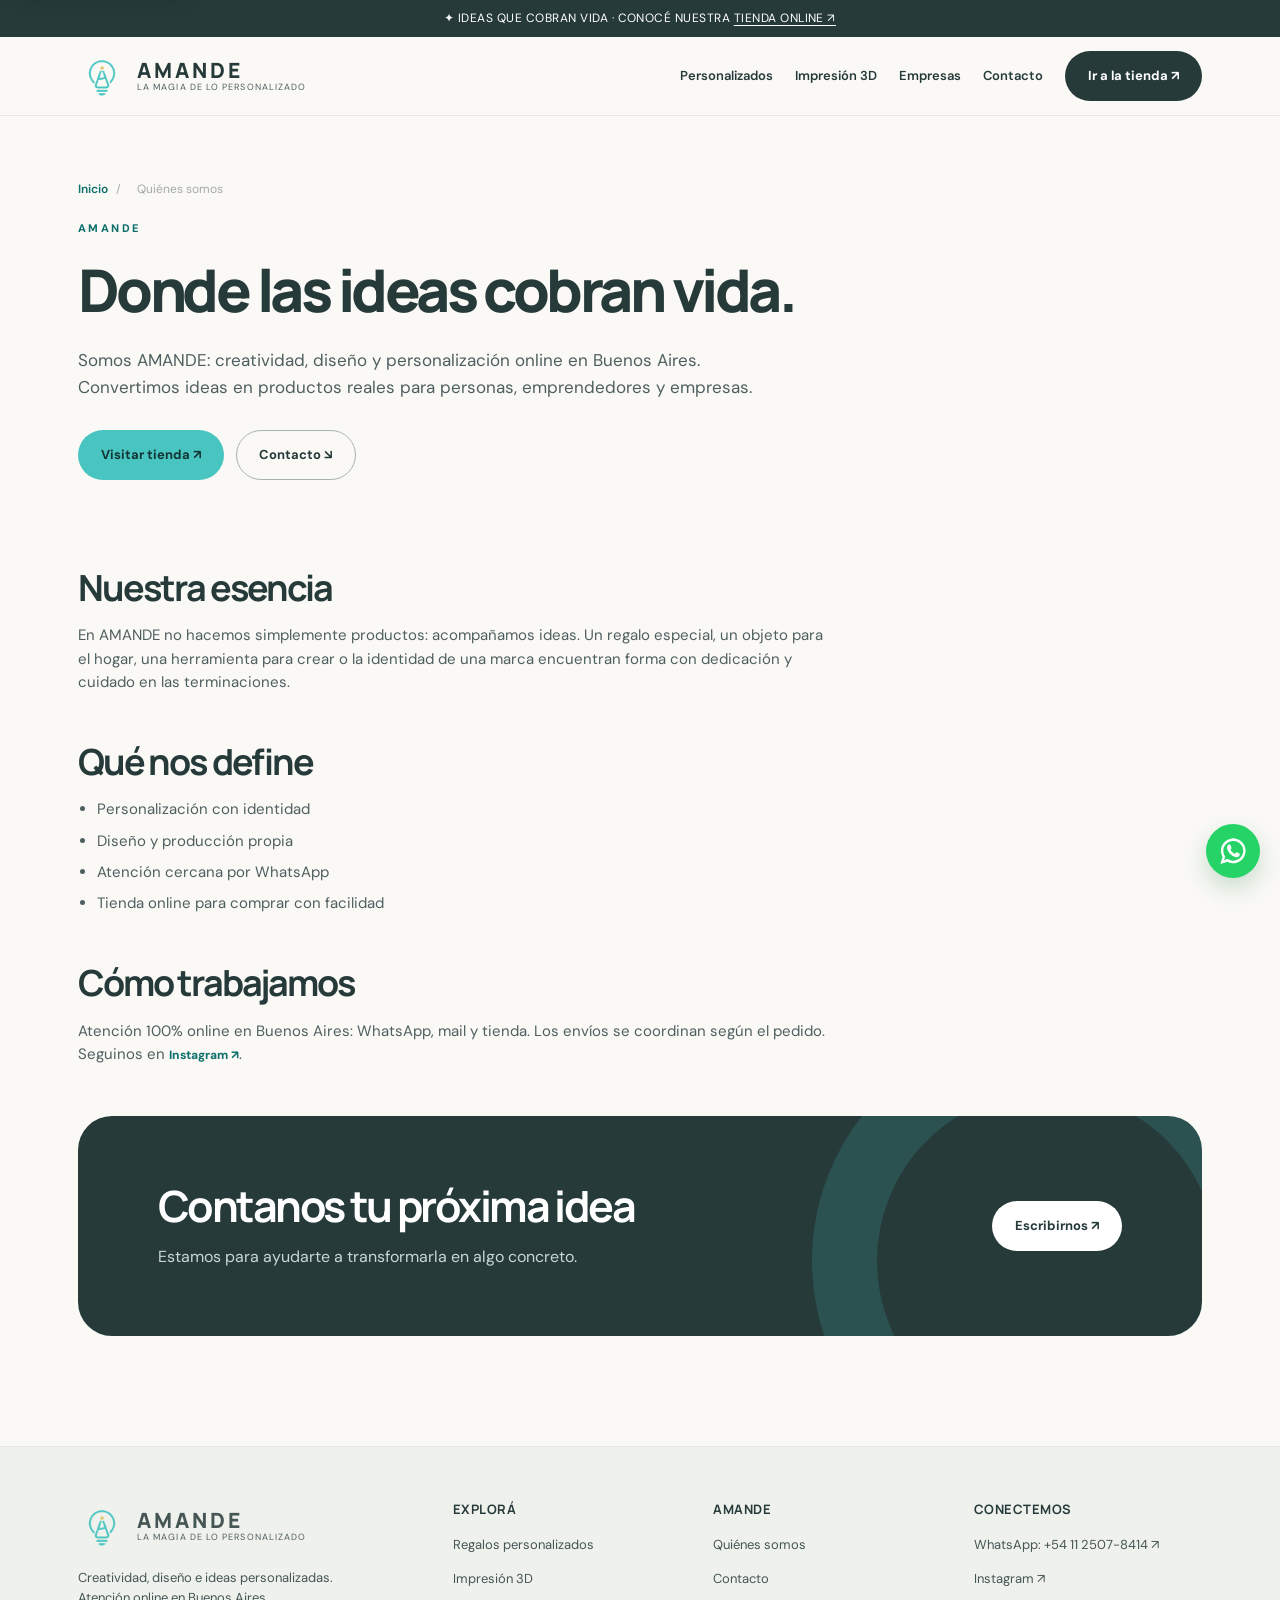
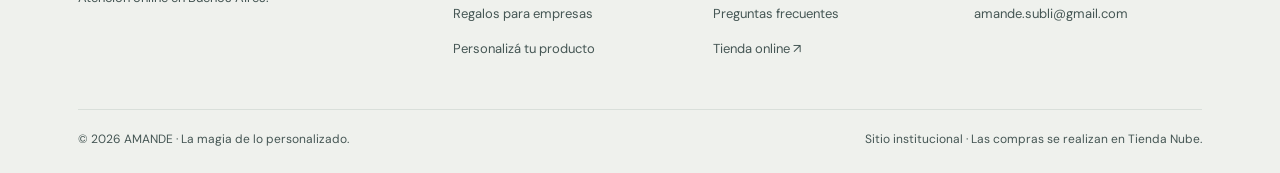
<file: nosotros/index.html>
<!doctype html>
<html lang="es-AR">
<head>
<meta charset="UTF-8"><meta name="viewport" content="width=device-width, initial-scale=1">
<title>Quiénes somos | AMANDE</title>
<meta name="description" content="AMANDE es un emprendimiento online de diseño, personalización e impresión creativa en Buenos Aires. Conocé nuestra esencia.">
<meta name="theme-color" content="#FAF9F6">
<meta name="robots" content="index,follow,max-image-preview:large">
<link rel="canonical" href="https://www.amandesub.com.ar/nosotros/">
<meta property="og:type" content="website">
<meta property="og:locale" content="es_AR">
<meta property="og:site_name" content="AMANDE">
<meta property="og:title" content="Quiénes somos">
<meta property="og:description" content="AMANDE es un emprendimiento online de diseño, personalización e impresión creativa en Buenos Aires. Conocé nuestra esencia.">
<meta property="og:url" content="https://www.amandesub.com.ar/nosotros/">
<meta property="og:image" content="https://www.amandesub.com.ar/assets/og-share.webp">
<meta property="og:image:alt" content="AMANDE — regalos personalizados e impresión 3D">
<meta property="og:image:width" content="1200">
<meta property="og:image:height" content="630">
<meta property="og:image:type" content="image/webp">
<meta name="twitter:card" content="summary_large_image">
<meta name="twitter:title" content="Quiénes somos">
<meta name="twitter:description" content="AMANDE es un emprendimiento online de diseño, personalización e impresión creativa en Buenos Aires. Conocé nuestra esencia.">
<meta name="twitter:image" content="https://www.amandesub.com.ar/assets/og-share.webp">
<meta name="twitter:image:alt" content="AMANDE — regalos personalizados e impresión 3D">
<link rel="icon" type="image/png" sizes="32x32" href="../assets/favicon-32.png">
<link rel="icon" type="image/png" sizes="180x180" href="../assets/favicon.png">
<link rel="apple-touch-icon" href="../assets/favicon.png">
<script type="application/ld+json">
{"@context":"https://schema.org","@graph":[{"@type":"Organization","@id":"https://www.amandesub.com.ar/#business","name":"AMANDE","alternateName":"Amande.sub","url":"https://www.amandesub.com.ar/","logo":"https://www.amandesub.com.ar/assets/isologo.png","image":"https://www.amandesub.com.ar/assets/og-share.webp","description":"Diseño, productos personalizados, impresión 3D, sublimación y soluciones creativas online para personas, empresas y emprendedores en Buenos Aires, Argentina.","email":"amande.subli@gmail.com","telephone":"+54-11-2507-8414","priceRange":"$$","areaServed":[{"@type":"Country","name":"Argentina"},{"@type":"AdministrativeArea","name":"Buenos Aires"}],"sameAs":["https://www.instagram.com/amande.sub/","https://shop.amandesub.com.ar/"],"contactPoint":{"@type":"ContactPoint","telephone":"+54-11-2507-8414","contactType":"customer service","email":"amande.subli@gmail.com","areaServed":"AR","availableLanguage":["Spanish","es-AR"]}},{"@type":"WebSite","@id":"https://www.amandesub.com.ar/#website","url":"https://www.amandesub.com.ar/","name":"AMANDE","inLanguage":"es-AR","publisher":{"@id":"https://www.amandesub.com.ar/#business"}},{"@type": "WebPage", "@id": "https://www.amandesub.com.ar/nosotros/#webpage", "url": "https://www.amandesub.com.ar/nosotros/", "name": "Quiénes somos | AMANDE", "description": "AMANDE es un emprendimiento online de diseño, personalización e impresión creativa en Buenos Aires. Conocé nuestra esencia.", "inLanguage": "es-AR", "isPartOf": {"@id": "https://www.amandesub.com.ar/#website"}, "about": {"@id": "https://www.amandesub.com.ar/#business"}, "dateModified": "2026-11-03", "breadcrumb": {"@type": "BreadcrumbList", "itemListElement": [{"@type": "ListItem", "position": 1, "name": "Inicio", "item": "https://www.amandesub.com.ar/"}, {"@type": "ListItem", "position": 2, "name": "Quiénes somos", "item": "https://www.amandesub.com.ar/nosotros/"}]}}]}
</script>
<link rel="preconnect" href="https://fonts.googleapis.com">
<link rel="preconnect" href="https://fonts.gstatic.com" crossorigin>
<link href="https://fonts.googleapis.com/css2?family=DM+Sans:wght@400;600;700&family=Manrope:wght@600;700;800&display=swap" rel="stylesheet">
<link rel="stylesheet" href="../assets/site.css">
</head>
<body>
<a class="skip-link" href="#contenido">Saltar al contenido</a>
<div class="announcement">✦ IDEAS QUE COBRAN VIDA · CONOCÉ NUESTRA <a href="https://shop.amandesub.com.ar/" target="_blank" rel="noopener">TIENDA ONLINE ↗</a></div>
<header class="navbar"><div class="container nav-inner">
<a class="brand" href="../index.html" aria-label="AMANDE inicio"><img class="brand-mark" src="../assets/isologo.webp" width="48" height="48" alt="AMANDE"><span><span class="brand-name">AMANDE</span><span class="brand-caption">LA MAGIA DE LO PERSONALIZADO</span></span></a>
<nav class="nav-links" id="navlinks" aria-label="Principal">
<a href="../regalos-personalizados/">Personalizados</a>
<a href="../impresion-3d/">Impresión 3D</a>
<a href="../regalos-empresas/">Empresas</a>
<a href="../contacto/">Contacto</a>
<a class="btn btn-dark" href="https://shop.amandesub.com.ar/" target="_blank" rel="noopener">Ir a la tienda ↗</a>
</nav>
<button class="mobile-toggle" aria-label="Abrir menú" aria-controls="navlinks" aria-expanded="false" id="menuBtn">☰</button>
</div></header>
<main id="contenido">
<section class="page-hero"><div class="container">
<nav class="breadcrumbs" aria-label="Migas de pan"><a href="../index.html">Inicio</a><span>/</span><span aria-current="page">Quiénes somos</span></nav>
<span class="eyebrow">AMANDE</span>
<h1>Donde las ideas cobran vida.</h1>
<p class="lead">Somos AMANDE: creatividad, diseño y personalización online en Buenos Aires. Convertimos ideas en productos reales para personas, emprendedores y empresas.</p>
<div class="hero-actions"><a class="btn btn-aqua" href="https://shop.amandesub.com.ar/" target="_blank" rel="noopener">Visitar tienda ↗</a><a class="btn btn-outline" href="../contacto/">Contacto ↘</a></div>
</div></section>
<section class="section" style="padding-top:0"><div class="container"><div class="prose">
<h2>Nuestra esencia</h2>
<p>En AMANDE no hacemos simplemente productos: acompañamos ideas. Un regalo especial, un objeto para el hogar, una herramienta para crear o la identidad de una marca encuentran forma con dedicación y cuidado en las terminaciones.</p>
<h2>Qué nos define</h2>
<ul>
<li>Personalización con identidad</li>
<li>Diseño y producción propia</li>
<li>Atención cercana por WhatsApp</li>
<li>Tienda online para comprar con facilidad</li>
</ul>
<h2>Cómo trabajamos</h2>
<p>Atención 100% online en Buenos Aires: WhatsApp, mail y tienda. Los envíos se coordinan según el pedido. Seguinos en <a class="text-link" href="https://www.instagram.com/amande.sub/" target="_blank" rel="noopener">Instagram ↗</a>.</p>
</div>
<div class="cta-band banner"><div><h2>Contanos tu próxima idea</h2><p>Estamos para ayudarte a transformarla en algo concreto.</p></div>
<a class="btn btn-light" href="https://wa.me/541125078414?text=Hola%20AMANDE%2C%20quiero%20conocer%20m%C3%A1s%20sobre%20ustedes" target="_blank" rel="noopener">Escribirnos ↗</a></div>
</div></section>

</main>
<footer class="footer"><div class="container"><div class="footer-grid">
<div><a class="brand" href="../index.html" aria-label="AMANDE inicio"><img class="brand-mark" src="../assets/isologo.webp" width="48" height="48" alt="AMANDE"><span><span class="brand-name">AMANDE</span><span class="brand-caption">LA MAGIA DE LO PERSONALIZADO</span></span></a>
<p style="max-width:300px;margin-top:18px">Creatividad, diseño e ideas personalizadas. Atención online en Buenos Aires.</p></div>
<div><h3>Explorá</h3><ul>
<li><a href="../regalos-personalizados/">Regalos personalizados</a></li>
<li><a href="../impresion-3d/">Impresión 3D</a></li>
<li><a href="../regalos-empresas/">Regalos para empresas</a></li>
<li><a href="../personaliza-tu-producto/">Personalizá tu producto</a></li>
</ul></div>
<div><h3>AMANDE</h3><ul>
<li><a href="../nosotros/">Quiénes somos</a></li>
<li><a href="../contacto/">Contacto</a></li>
<li><a href="../index.html#preguntas">Preguntas frecuentes</a></li>
<li><a href="https://shop.amandesub.com.ar/" target="_blank" rel="noopener">Tienda online ↗</a></li>
</ul></div>
<div><h3>Conectemos</h3><address><ul>
<li><a href="https://wa.me/541125078414" target="_blank" rel="noopener">WhatsApp: +54 11 2507-8414 ↗</a></li>
<li><a href="https://www.instagram.com/amande.sub/" target="_blank" rel="noopener">Instagram ↗</a></li>
<li><a href="mailto:amande.subli@gmail.com">amande.subli@gmail.com</a></li>
</ul></address></div>
</div>
<div class="copyright"><span>© 2026 AMANDE · La magia de lo personalizado.</span><span>Sitio institucional · Las compras se realizan en Tienda Nube.</span></div>
</div></footer>
<a class="whatsapp" href="https://wa.me/541125078414?text=Hola%20AMANDE%2C%20vengo%20de%20su%20web%20y%20quiero%20hacer%20una%20consulta" aria-label="Contactar por WhatsApp" target="_blank" rel="noopener"><img src="../assets/whatsapp.svg" width="28" height="28" alt="" decoding="async"></a>
<script src="../assets/analytics-config.js"></script>
<script src="../assets/site.js" defer></script>
</body></html>
</file>
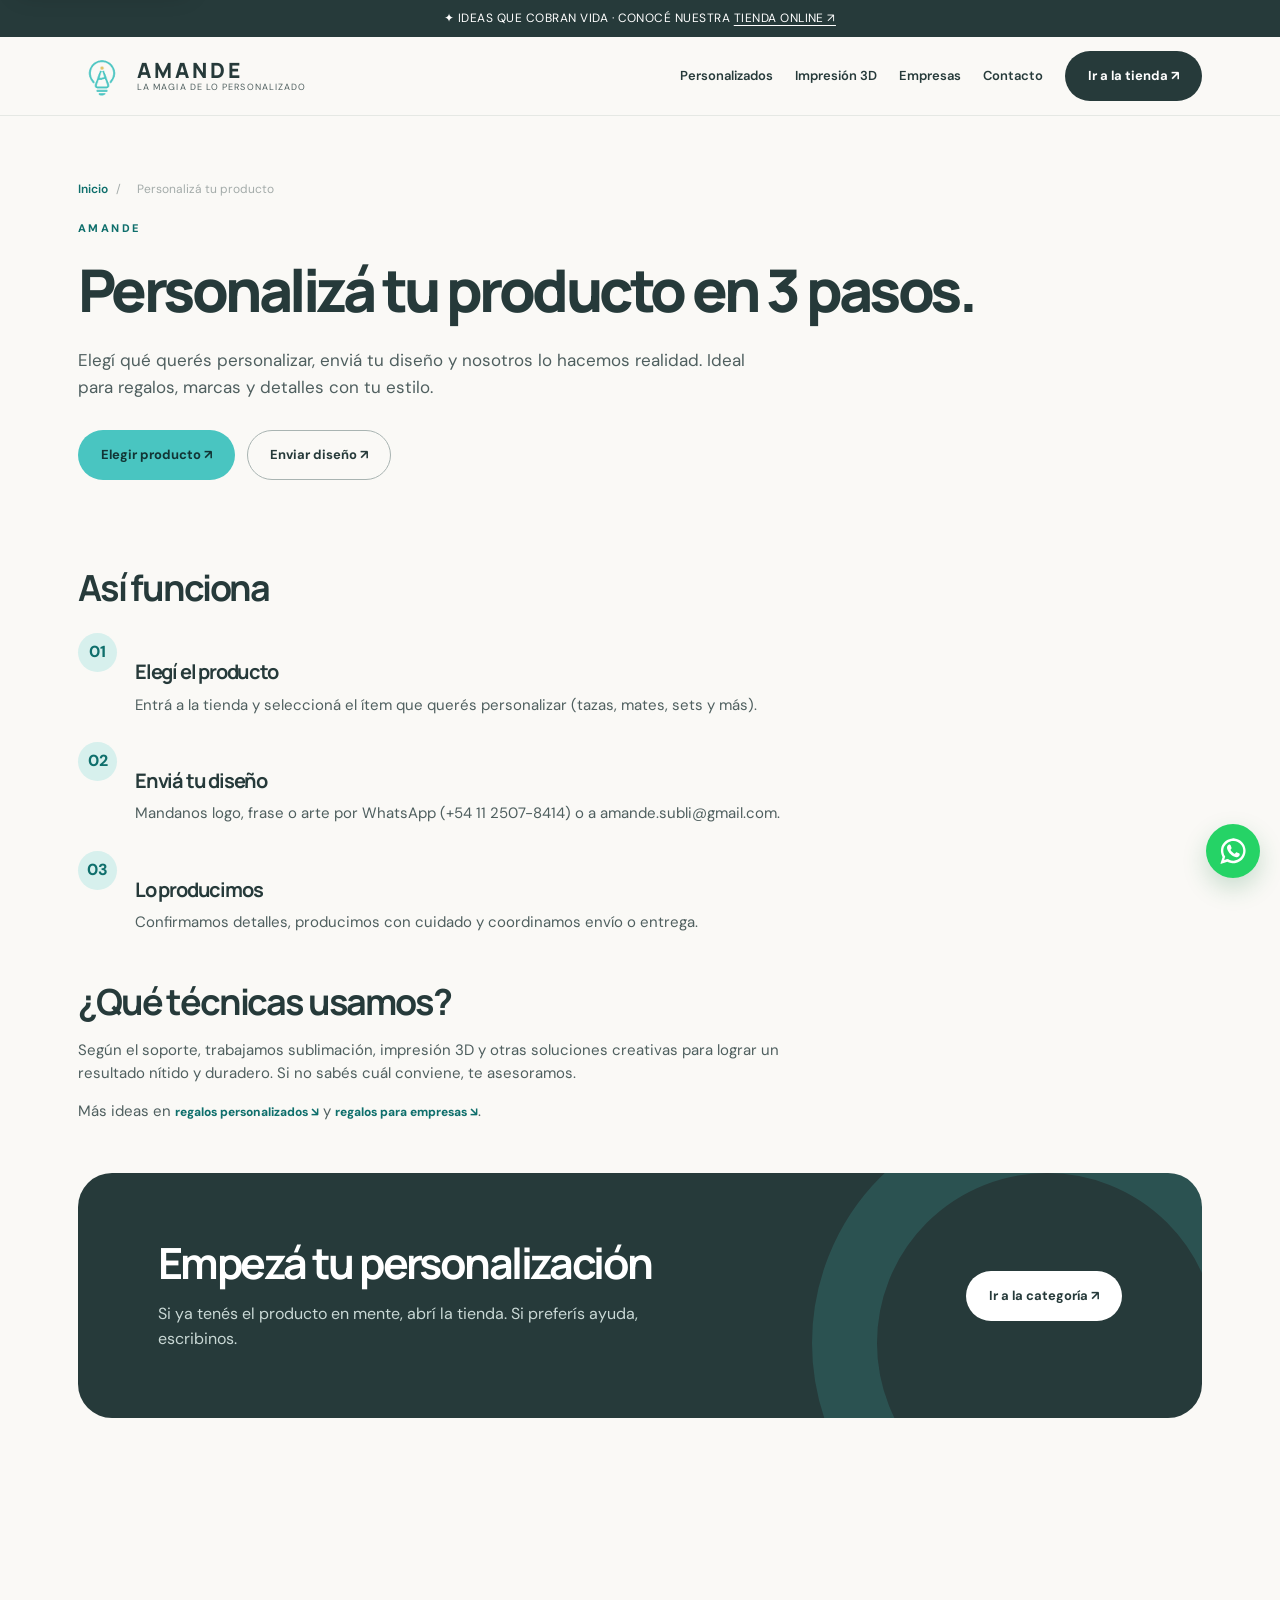
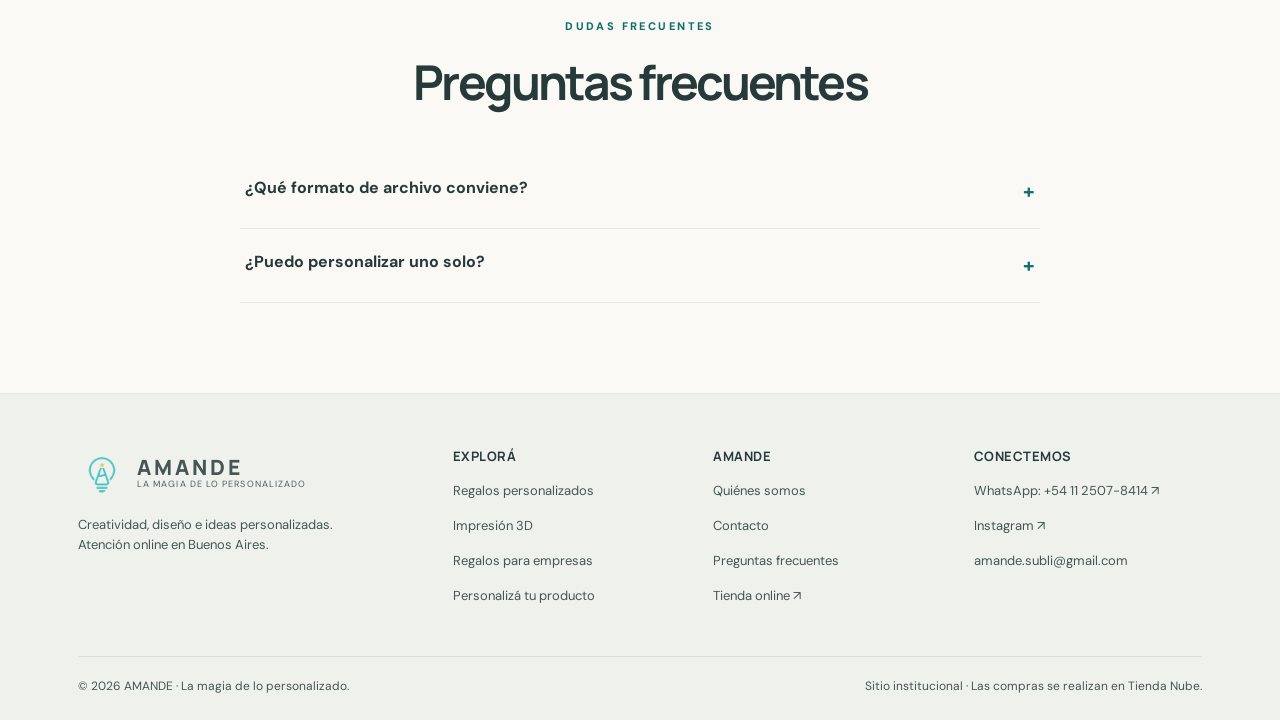
<file: personaliza-tu-producto/index.html>
<!doctype html>
<html lang="es-AR">
<head>
<meta charset="UTF-8"><meta name="viewport" content="width=device-width, initial-scale=1">
<title>Personalizá tu producto | AMANDE</title>
<meta name="description" content="Personalizá tu producto con AMANDE: elegí el ítem, enviá tu diseño y lo producimos. Sublimación e impresión creativa en Buenos Aires, Argentina.">
<meta name="theme-color" content="#FAF9F6">
<meta name="robots" content="index,follow,max-image-preview:large">
<link rel="canonical" href="https://www.amandesub.com.ar/personaliza-tu-producto/">
<meta property="og:type" content="website">
<meta property="og:locale" content="es_AR">
<meta property="og:site_name" content="AMANDE">
<meta property="og:title" content="Personalizá tu producto">
<meta property="og:description" content="Personalizá tu producto con AMANDE: elegí el ítem, enviá tu diseño y lo producimos. Sublimación e impresión creativa en Buenos Aires, Argentina.">
<meta property="og:url" content="https://www.amandesub.com.ar/personaliza-tu-producto/">
<meta property="og:image" content="https://www.amandesub.com.ar/assets/og-share.webp">
<meta property="og:image:alt" content="AMANDE — regalos personalizados e impresión 3D">
<meta property="og:image:width" content="1200">
<meta property="og:image:height" content="630">
<meta property="og:image:type" content="image/webp">
<meta name="twitter:card" content="summary_large_image">
<meta name="twitter:title" content="Personalizá tu producto">
<meta name="twitter:description" content="Personalizá tu producto con AMANDE: elegí el ítem, enviá tu diseño y lo producimos. Sublimación e impresión creativa en Buenos Aires, Argentina.">
<meta name="twitter:image" content="https://www.amandesub.com.ar/assets/og-share.webp">
<meta name="twitter:image:alt" content="AMANDE — regalos personalizados e impresión 3D">
<link rel="icon" type="image/png" sizes="32x32" href="../assets/favicon-32.png">
<link rel="icon" type="image/png" sizes="180x180" href="../assets/favicon.png">
<link rel="apple-touch-icon" href="../assets/favicon.png">
<script type="application/ld+json">
{"@context":"https://schema.org","@graph":[{"@type":"Organization","@id":"https://www.amandesub.com.ar/#business","name":"AMANDE","alternateName":"Amande.sub","url":"https://www.amandesub.com.ar/","logo":"https://www.amandesub.com.ar/assets/isologo.png","image":"https://www.amandesub.com.ar/assets/og-share.webp","description":"Diseño, productos personalizados, impresión 3D, sublimación y soluciones creativas online para personas, empresas y emprendedores en Buenos Aires, Argentina.","email":"amande.subli@gmail.com","telephone":"+54-11-2507-8414","priceRange":"$$","areaServed":[{"@type":"Country","name":"Argentina"},{"@type":"AdministrativeArea","name":"Buenos Aires"}],"sameAs":["https://www.instagram.com/amande.sub/","https://shop.amandesub.com.ar/"],"contactPoint":{"@type":"ContactPoint","telephone":"+54-11-2507-8414","contactType":"customer service","email":"amande.subli@gmail.com","areaServed":"AR","availableLanguage":["Spanish","es-AR"]}},{"@type":"WebSite","@id":"https://www.amandesub.com.ar/#website","url":"https://www.amandesub.com.ar/","name":"AMANDE","inLanguage":"es-AR","publisher":{"@id":"https://www.amandesub.com.ar/#business"}},{"@type": "WebPage", "@id": "https://www.amandesub.com.ar/personaliza-tu-producto/#webpage", "url": "https://www.amandesub.com.ar/personaliza-tu-producto/", "name": "Personalizá tu producto | AMANDE", "description": "Personalizá tu producto con AMANDE: elegí el ítem, enviá tu diseño y lo producimos. Sublimación e impresión creativa en Buenos Aires, Argentina.", "inLanguage": "es-AR", "isPartOf": {"@id": "https://www.amandesub.com.ar/#website"}, "about": {"@id": "https://www.amandesub.com.ar/#business"}, "dateModified": "2026-11-03", "breadcrumb": {"@type": "BreadcrumbList", "itemListElement": [{"@type": "ListItem", "position": 1, "name": "Inicio", "item": "https://www.amandesub.com.ar/"}, {"@type": "ListItem", "position": 2, "name": "Personalizá tu producto", "item": "https://www.amandesub.com.ar/personaliza-tu-producto/"}]}},{"@type": "Service", "@id": "https://www.amandesub.com.ar/personaliza-tu-producto/#service", "name": "Personalización de productos", "provider": {"@id": "https://www.amandesub.com.ar/#business"}, "areaServed": "AR", "url": "https://www.amandesub.com.ar/personaliza-tu-producto/"},{"@type": "FAQPage", "@id": "https://www.amandesub.com.ar/personaliza-tu-producto/#faq", "mainEntity": [{"@type": "Question", "name": "¿Qué formato de archivo conviene?", "acceptedAnswer": {"@type": "Answer", "text": "PNG o PDF en buena calidad suele funcionar bien. Si solo tenés una imagen del celular, también la evaluamos."}}, {"@type": "Question", "name": "¿Puedo personalizar uno solo?", "acceptedAnswer": {"@type": "Answer", "text": "Sí, en la mayoría de los productos unitarios. Para volumen empresario cotizamos aparte."}}]}]}
</script>
<link rel="preconnect" href="https://fonts.googleapis.com">
<link rel="preconnect" href="https://fonts.gstatic.com" crossorigin>
<link href="https://fonts.googleapis.com/css2?family=DM+Sans:wght@400;600;700&family=Manrope:wght@600;700;800&display=swap" rel="stylesheet">
<link rel="stylesheet" href="../assets/site.css">
</head>
<body>
<a class="skip-link" href="#contenido">Saltar al contenido</a>
<div class="announcement">✦ IDEAS QUE COBRAN VIDA · CONOCÉ NUESTRA <a href="https://shop.amandesub.com.ar/" target="_blank" rel="noopener">TIENDA ONLINE ↗</a></div>
<header class="navbar"><div class="container nav-inner">
<a class="brand" href="../index.html" aria-label="AMANDE inicio"><img class="brand-mark" src="../assets/isologo.webp" width="48" height="48" alt="AMANDE"><span><span class="brand-name">AMANDE</span><span class="brand-caption">LA MAGIA DE LO PERSONALIZADO</span></span></a>
<nav class="nav-links" id="navlinks" aria-label="Principal">
<a href="../regalos-personalizados/">Personalizados</a>
<a href="../impresion-3d/">Impresión 3D</a>
<a href="../regalos-empresas/">Empresas</a>
<a href="../contacto/">Contacto</a>
<a class="btn btn-dark" href="https://shop.amandesub.com.ar/" target="_blank" rel="noopener">Ir a la tienda ↗</a>
</nav>
<button class="mobile-toggle" aria-label="Abrir menú" aria-controls="navlinks" aria-expanded="false" id="menuBtn">☰</button>
</div></header>
<main id="contenido">
<section class="page-hero"><div class="container">
<nav class="breadcrumbs" aria-label="Migas de pan"><a href="../index.html">Inicio</a><span>/</span><span aria-current="page">Personalizá tu producto</span></nav>
<span class="eyebrow">AMANDE</span>
<h1>Personalizá tu producto en 3 pasos.</h1>
<p class="lead">Elegí qué querés personalizar, enviá tu diseño y nosotros lo hacemos realidad. Ideal para regalos, marcas y detalles con tu estilo.</p>
<div class="hero-actions"><a class="btn btn-aqua" href="https://shop.amandesub.com.ar/personaliza-tu-producto/" target="_blank" rel="noopener">Elegir producto ↗</a><a class="btn btn-outline" href="https://wa.me/541125078414?text=Hola%20AMANDE%2C%20quiero%20personalizar%20un%20producto" target="_blank" rel="noopener">Enviar diseño ↗</a></div>
</div></section>
<section class="section" style="padding-top:0"><div class="container">
<div class="prose">
<h2>Así funciona</h2>
<div class="step"><div class="number">01</div><div><h3>Elegí el producto</h3><p>Entrá a la tienda y seleccioná el ítem que querés personalizar (tazas, mates, sets y más).</p></div></div>
<div class="step"><div class="number">02</div><div><h3>Enviá tu diseño</h3><p>Mandanos logo, frase o arte por WhatsApp (+54 11 2507-8414) o a amande.subli@gmail.com.</p></div></div>
<div class="step"><div class="number">03</div><div><h3>Lo producimos</h3><p>Confirmamos detalles, producimos con cuidado y coordinamos envío o entrega.</p></div></div>
<h2>¿Qué técnicas usamos?</h2>
<p>Según el soporte, trabajamos sublimación, impresión 3D y otras soluciones creativas para lograr un resultado nítido y duradero. Si no sabés cuál conviene, te asesoramos.</p>
<p>Más ideas en <a class="text-link" href="../regalos-personalizados/">regalos personalizados ↘</a> y <a class="text-link" href="../regalos-empresas/">regalos para empresas ↘</a>.</p>
</div>
<div class="cta-band banner"><div><h2>Empezá tu personalización</h2><p>Si ya tenés el producto en mente, abrí la tienda. Si preferís ayuda, escribinos.</p></div>
<a class="btn btn-light" href="https://shop.amandesub.com.ar/personaliza-tu-producto/" target="_blank" rel="noopener">Ir a la categoría ↗</a></div>
</div></section>
<section class="section" id="preguntas"><div class="container"><div class="section-title"><span class="eyebrow">Dudas frecuentes</span><h2>Preguntas frecuentes</h2></div><div class="faq"><details><summary>¿Qué formato de archivo conviene?</summary><p>PNG o PDF en buena calidad suele funcionar bien. Si solo tenés una imagen del celular, también la evaluamos.</p></details><details><summary>¿Puedo personalizar uno solo?</summary><p>Sí, en la mayoría de los productos unitarios. Para volumen empresario cotizamos aparte.</p></details></div></div></section>
</main>
<footer class="footer"><div class="container"><div class="footer-grid">
<div><a class="brand" href="../index.html" aria-label="AMANDE inicio"><img class="brand-mark" src="../assets/isologo.webp" width="48" height="48" alt="AMANDE"><span><span class="brand-name">AMANDE</span><span class="brand-caption">LA MAGIA DE LO PERSONALIZADO</span></span></a>
<p style="max-width:300px;margin-top:18px">Creatividad, diseño e ideas personalizadas. Atención online en Buenos Aires.</p></div>
<div><h3>Explorá</h3><ul>
<li><a href="../regalos-personalizados/">Regalos personalizados</a></li>
<li><a href="../impresion-3d/">Impresión 3D</a></li>
<li><a href="../regalos-empresas/">Regalos para empresas</a></li>
<li><a href="../personaliza-tu-producto/">Personalizá tu producto</a></li>
</ul></div>
<div><h3>AMANDE</h3><ul>
<li><a href="../nosotros/">Quiénes somos</a></li>
<li><a href="../contacto/">Contacto</a></li>
<li><a href="../index.html#preguntas">Preguntas frecuentes</a></li>
<li><a href="https://shop.amandesub.com.ar/" target="_blank" rel="noopener">Tienda online ↗</a></li>
</ul></div>
<div><h3>Conectemos</h3><address><ul>
<li><a href="https://wa.me/541125078414" target="_blank" rel="noopener">WhatsApp: +54 11 2507-8414 ↗</a></li>
<li><a href="https://www.instagram.com/amande.sub/" target="_blank" rel="noopener">Instagram ↗</a></li>
<li><a href="mailto:amande.subli@gmail.com">amande.subli@gmail.com</a></li>
</ul></address></div>
</div>
<div class="copyright"><span>© 2026 AMANDE · La magia de lo personalizado.</span><span>Sitio institucional · Las compras se realizan en Tienda Nube.</span></div>
</div></footer>
<a class="whatsapp" href="https://wa.me/541125078414?text=Hola%20AMANDE%2C%20vengo%20de%20su%20web%20y%20quiero%20hacer%20una%20consulta" aria-label="Contactar por WhatsApp" target="_blank" rel="noopener"><img src="../assets/whatsapp.svg" width="28" height="28" alt="" decoding="async"></a>
<script src="../assets/analytics-config.js"></script>
<script src="../assets/site.js" defer></script>
</body></html>
</file>
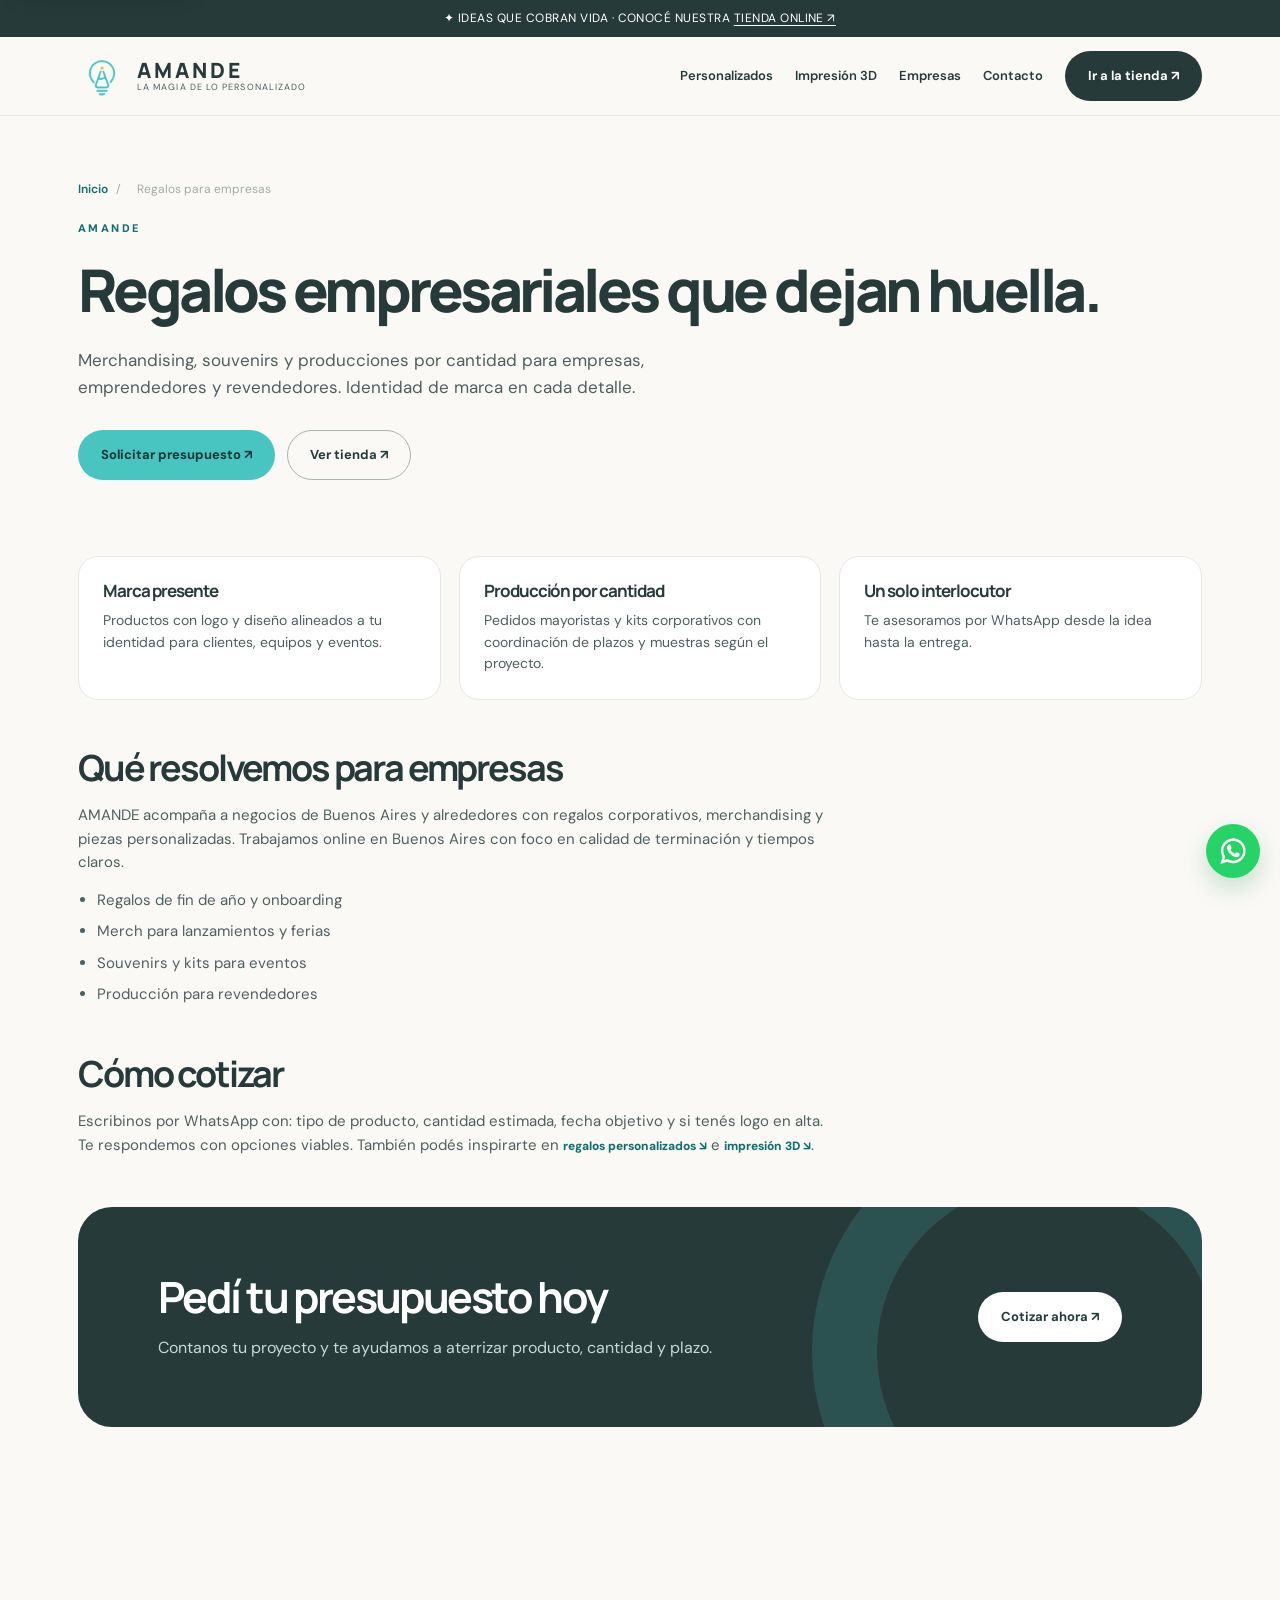
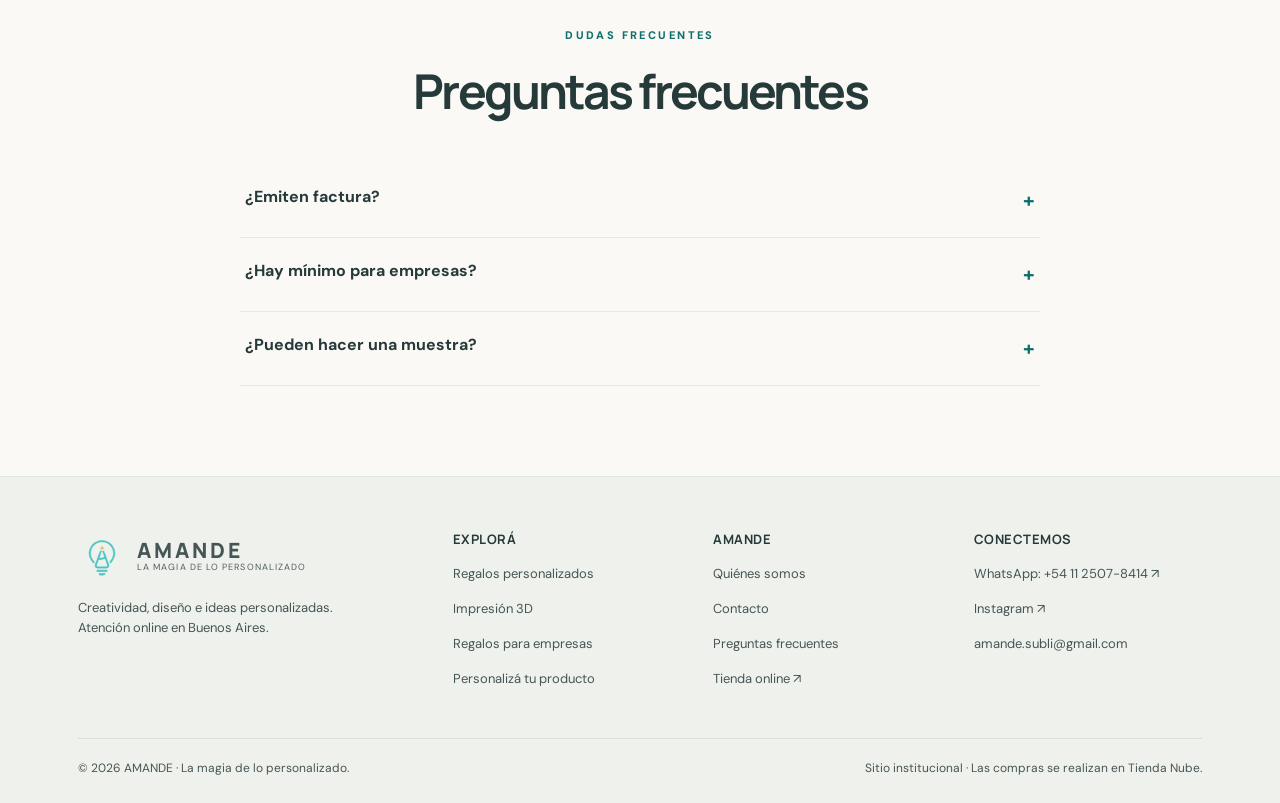
<file: regalos-empresas/index.html>
<!doctype html>
<html lang="es-AR">
<head>
<meta charset="UTF-8"><meta name="viewport" content="width=device-width, initial-scale=1">
<title>Regalos empresariales y merchandising en Buenos Aires | AMANDE</title>
<meta name="description" content="Regalos empresariales, merchandising y producción por cantidad en Buenos Aires. Cotizá kits, souvenirs y branding para tu empresa por WhatsApp.">
<meta name="theme-color" content="#FAF9F6">
<meta name="robots" content="index,follow,max-image-preview:large">
<link rel="canonical" href="https://www.amandesub.com.ar/regalos-empresas/">
<meta property="og:type" content="website">
<meta property="og:locale" content="es_AR">
<meta property="og:site_name" content="AMANDE">
<meta property="og:title" content="Regalos empresariales y merchandising en Buenos Aires">
<meta property="og:description" content="Regalos empresariales, merchandising y producción por cantidad en Buenos Aires. Cotizá kits, souvenirs y branding para tu empresa por WhatsApp.">
<meta property="og:url" content="https://www.amandesub.com.ar/regalos-empresas/">
<meta property="og:image" content="https://www.amandesub.com.ar/assets/og-share.webp">
<meta property="og:image:alt" content="AMANDE — regalos personalizados e impresión 3D">
<meta property="og:image:width" content="1200">
<meta property="og:image:height" content="630">
<meta property="og:image:type" content="image/webp">
<meta name="twitter:card" content="summary_large_image">
<meta name="twitter:title" content="Regalos empresariales y merchandising en Buenos Aires">
<meta name="twitter:description" content="Regalos empresariales, merchandising y producción por cantidad en Buenos Aires. Cotizá kits, souvenirs y branding para tu empresa por WhatsApp.">
<meta name="twitter:image" content="https://www.amandesub.com.ar/assets/og-share.webp">
<meta name="twitter:image:alt" content="AMANDE — regalos personalizados e impresión 3D">
<link rel="icon" type="image/png" sizes="32x32" href="../assets/favicon-32.png">
<link rel="icon" type="image/png" sizes="180x180" href="../assets/favicon.png">
<link rel="apple-touch-icon" href="../assets/favicon.png">
<script type="application/ld+json">
{"@context":"https://schema.org","@graph":[{"@type":"Organization","@id":"https://www.amandesub.com.ar/#business","name":"AMANDE","alternateName":"Amande.sub","url":"https://www.amandesub.com.ar/","logo":"https://www.amandesub.com.ar/assets/isologo.png","image":"https://www.amandesub.com.ar/assets/og-share.webp","description":"Diseño, productos personalizados, impresión 3D, sublimación y soluciones creativas online para personas, empresas y emprendedores en Buenos Aires, Argentina.","email":"amande.subli@gmail.com","telephone":"+54-11-2507-8414","priceRange":"$$","areaServed":[{"@type":"Country","name":"Argentina"},{"@type":"AdministrativeArea","name":"Buenos Aires"}],"sameAs":["https://www.instagram.com/amande.sub/","https://shop.amandesub.com.ar/"],"contactPoint":{"@type":"ContactPoint","telephone":"+54-11-2507-8414","contactType":"customer service","email":"amande.subli@gmail.com","areaServed":"AR","availableLanguage":["Spanish","es-AR"]}},{"@type":"WebSite","@id":"https://www.amandesub.com.ar/#website","url":"https://www.amandesub.com.ar/","name":"AMANDE","inLanguage":"es-AR","publisher":{"@id":"https://www.amandesub.com.ar/#business"}},{"@type": "WebPage", "@id": "https://www.amandesub.com.ar/regalos-empresas/#webpage", "url": "https://www.amandesub.com.ar/regalos-empresas/", "name": "Regalos empresariales y merchandising en Buenos Aires | AMANDE", "description": "Regalos empresariales, merchandising y producción por cantidad en Buenos Aires. Cotizá kits, souvenirs y branding para tu empresa por WhatsApp.", "inLanguage": "es-AR", "isPartOf": {"@id": "https://www.amandesub.com.ar/#website"}, "about": {"@id": "https://www.amandesub.com.ar/#business"}, "dateModified": "2026-11-03", "breadcrumb": {"@type": "BreadcrumbList", "itemListElement": [{"@type": "ListItem", "position": 1, "name": "Inicio", "item": "https://www.amandesub.com.ar/"}, {"@type": "ListItem", "position": 2, "name": "Regalos para empresas", "item": "https://www.amandesub.com.ar/regalos-empresas/"}]}},{"@type": "Service", "@id": "https://www.amandesub.com.ar/regalos-empresas/#service", "name": "Regalos empresariales y merchandising", "provider": {"@id": "https://www.amandesub.com.ar/#business"}, "areaServed": "AR", "url": "https://www.amandesub.com.ar/regalos-empresas/"},{"@type": "FAQPage", "@id": "https://www.amandesub.com.ar/regalos-empresas/#faq", "mainEntity": [{"@type": "Question", "name": "¿Emiten factura?", "acceptedAnswer": {"@type": "Answer", "text": "Consultanos tu necesidad fiscal al cotizar. Te confirmamos la modalidad según el pedido."}}, {"@type": "Question", "name": "¿Hay mínimo para empresas?", "acceptedAnswer": {"@type": "Answer", "text": "Depende del producto y la técnica. Contanos cantidad estimada y te orientamos."}}, {"@type": "Question", "name": "¿Pueden hacer una muestra?", "acceptedAnswer": {"@type": "Answer", "text": "En proyectos por volumen evaluamos muestra previa según complejidad y material."}}]}]}
</script>
<link rel="preconnect" href="https://fonts.googleapis.com">
<link rel="preconnect" href="https://fonts.gstatic.com" crossorigin>
<link href="https://fonts.googleapis.com/css2?family=DM+Sans:wght@400;600;700&family=Manrope:wght@600;700;800&display=swap" rel="stylesheet">
<link rel="stylesheet" href="../assets/site.css">
</head>
<body>
<a class="skip-link" href="#contenido">Saltar al contenido</a>
<div class="announcement">✦ IDEAS QUE COBRAN VIDA · CONOCÉ NUESTRA <a href="https://shop.amandesub.com.ar/" target="_blank" rel="noopener">TIENDA ONLINE ↗</a></div>
<header class="navbar"><div class="container nav-inner">
<a class="brand" href="../index.html" aria-label="AMANDE inicio"><img class="brand-mark" src="../assets/isologo.webp" width="48" height="48" alt="AMANDE"><span><span class="brand-name">AMANDE</span><span class="brand-caption">LA MAGIA DE LO PERSONALIZADO</span></span></a>
<nav class="nav-links" id="navlinks" aria-label="Principal">
<a href="../regalos-personalizados/">Personalizados</a>
<a href="../impresion-3d/">Impresión 3D</a>
<a href="../regalos-empresas/">Empresas</a>
<a href="../contacto/">Contacto</a>
<a class="btn btn-dark" href="https://shop.amandesub.com.ar/" target="_blank" rel="noopener">Ir a la tienda ↗</a>
</nav>
<button class="mobile-toggle" aria-label="Abrir menú" aria-controls="navlinks" aria-expanded="false" id="menuBtn">☰</button>
</div></header>
<main id="contenido">
<section class="page-hero"><div class="container">
<nav class="breadcrumbs" aria-label="Migas de pan"><a href="../index.html">Inicio</a><span>/</span><span aria-current="page">Regalos para empresas</span></nav>
<span class="eyebrow">AMANDE</span>
<h1>Regalos empresariales que dejan huella.</h1>
<p class="lead">Merchandising, souvenirs y producciones por cantidad para empresas, emprendedores y revendedores. Identidad de marca en cada detalle.</p>
<div class="hero-actions"><a class="btn btn-aqua" href="https://wa.me/541125078414?text=Hola%20AMANDE%2C%20quiero%20cotizar%20regalos%20para%20empresa" target="_blank" rel="noopener">Solicitar presupuesto ↗</a><a class="btn btn-outline" href="https://shop.amandesub.com.ar/" target="_blank" rel="noopener">Ver tienda ↗</a></div>
</div></section>
<section class="section" style="padding-top:0"><div class="container">
<div class="benefit-grid">
<div class="benefit"><h3>Marca presente</h3><p>Productos con logo y diseño alineados a tu identidad para clientes, equipos y eventos.</p></div>
<div class="benefit"><h3>Producción por cantidad</h3><p>Pedidos mayoristas y kits corporativos con coordinación de plazos y muestras según el proyecto.</p></div>
<div class="benefit"><h3>Un solo interlocutor</h3><p>Te asesoramos por WhatsApp desde la idea hasta la entrega.</p></div>
</div>
<div class="prose">
<h2>Qué resolvemos para empresas</h2>
<p>AMANDE acompaña a negocios de Buenos Aires y alrededores con regalos corporativos, merchandising y piezas personalizadas. Trabajamos online en Buenos Aires con foco en calidad de terminación y tiempos claros.</p>
<ul>
<li>Regalos de fin de año y onboarding</li>
<li>Merch para lanzamientos y ferias</li>
<li>Souvenirs y kits para eventos</li>
<li>Producción para revendedores</li>
</ul>
<h2>Cómo cotizar</h2>
<p>Escribinos por WhatsApp con: tipo de producto, cantidad estimada, fecha objetivo y si tenés logo en alta. Te respondemos con opciones viables. También podés inspirarte en <a class="text-link" href="../regalos-personalizados/">regalos personalizados ↘</a> e <a class="text-link" href="../impresion-3d/">impresión 3D ↘</a>.</p>
</div>
<div class="cta-band banner"><div><h2>Pedí tu presupuesto hoy</h2><p>Contanos tu proyecto y te ayudamos a aterrizar producto, cantidad y plazo.</p></div>
<a class="btn btn-light" href="https://wa.me/541125078414?text=Hola%20AMANDE%2C%20necesito%20presupuesto%20corporativo" target="_blank" rel="noopener">Cotizar ahora ↗</a></div>
</div></section>
<section class="section" id="preguntas"><div class="container"><div class="section-title"><span class="eyebrow">Dudas frecuentes</span><h2>Preguntas frecuentes</h2></div><div class="faq"><details><summary>¿Emiten factura?</summary><p>Consultanos tu necesidad fiscal al cotizar. Te confirmamos la modalidad según el pedido.</p></details><details><summary>¿Hay mínimo para empresas?</summary><p>Depende del producto y la técnica. Contanos cantidad estimada y te orientamos.</p></details><details><summary>¿Pueden hacer una muestra?</summary><p>En proyectos por volumen evaluamos muestra previa según complejidad y material.</p></details></div></div></section>
</main>
<footer class="footer"><div class="container"><div class="footer-grid">
<div><a class="brand" href="../index.html" aria-label="AMANDE inicio"><img class="brand-mark" src="../assets/isologo.webp" width="48" height="48" alt="AMANDE"><span><span class="brand-name">AMANDE</span><span class="brand-caption">LA MAGIA DE LO PERSONALIZADO</span></span></a>
<p style="max-width:300px;margin-top:18px">Creatividad, diseño e ideas personalizadas. Atención online en Buenos Aires.</p></div>
<div><h3>Explorá</h3><ul>
<li><a href="../regalos-personalizados/">Regalos personalizados</a></li>
<li><a href="../impresion-3d/">Impresión 3D</a></li>
<li><a href="../regalos-empresas/">Regalos para empresas</a></li>
<li><a href="../personaliza-tu-producto/">Personalizá tu producto</a></li>
</ul></div>
<div><h3>AMANDE</h3><ul>
<li><a href="../nosotros/">Quiénes somos</a></li>
<li><a href="../contacto/">Contacto</a></li>
<li><a href="../index.html#preguntas">Preguntas frecuentes</a></li>
<li><a href="https://shop.amandesub.com.ar/" target="_blank" rel="noopener">Tienda online ↗</a></li>
</ul></div>
<div><h3>Conectemos</h3><address><ul>
<li><a href="https://wa.me/541125078414" target="_blank" rel="noopener">WhatsApp: +54 11 2507-8414 ↗</a></li>
<li><a href="https://www.instagram.com/amande.sub/" target="_blank" rel="noopener">Instagram ↗</a></li>
<li><a href="mailto:amande.subli@gmail.com">amande.subli@gmail.com</a></li>
</ul></address></div>
</div>
<div class="copyright"><span>© 2026 AMANDE · La magia de lo personalizado.</span><span>Sitio institucional · Las compras se realizan en Tienda Nube.</span></div>
</div></footer>
<a class="whatsapp" href="https://wa.me/541125078414?text=Hola%20AMANDE%2C%20vengo%20de%20su%20web%20y%20quiero%20hacer%20una%20consulta" aria-label="Contactar por WhatsApp" target="_blank" rel="noopener"><img src="../assets/whatsapp.svg" width="28" height="28" alt="" decoding="async"></a>
<script src="../assets/analytics-config.js"></script>
<script src="../assets/site.js" defer></script>
</body></html>
</file>
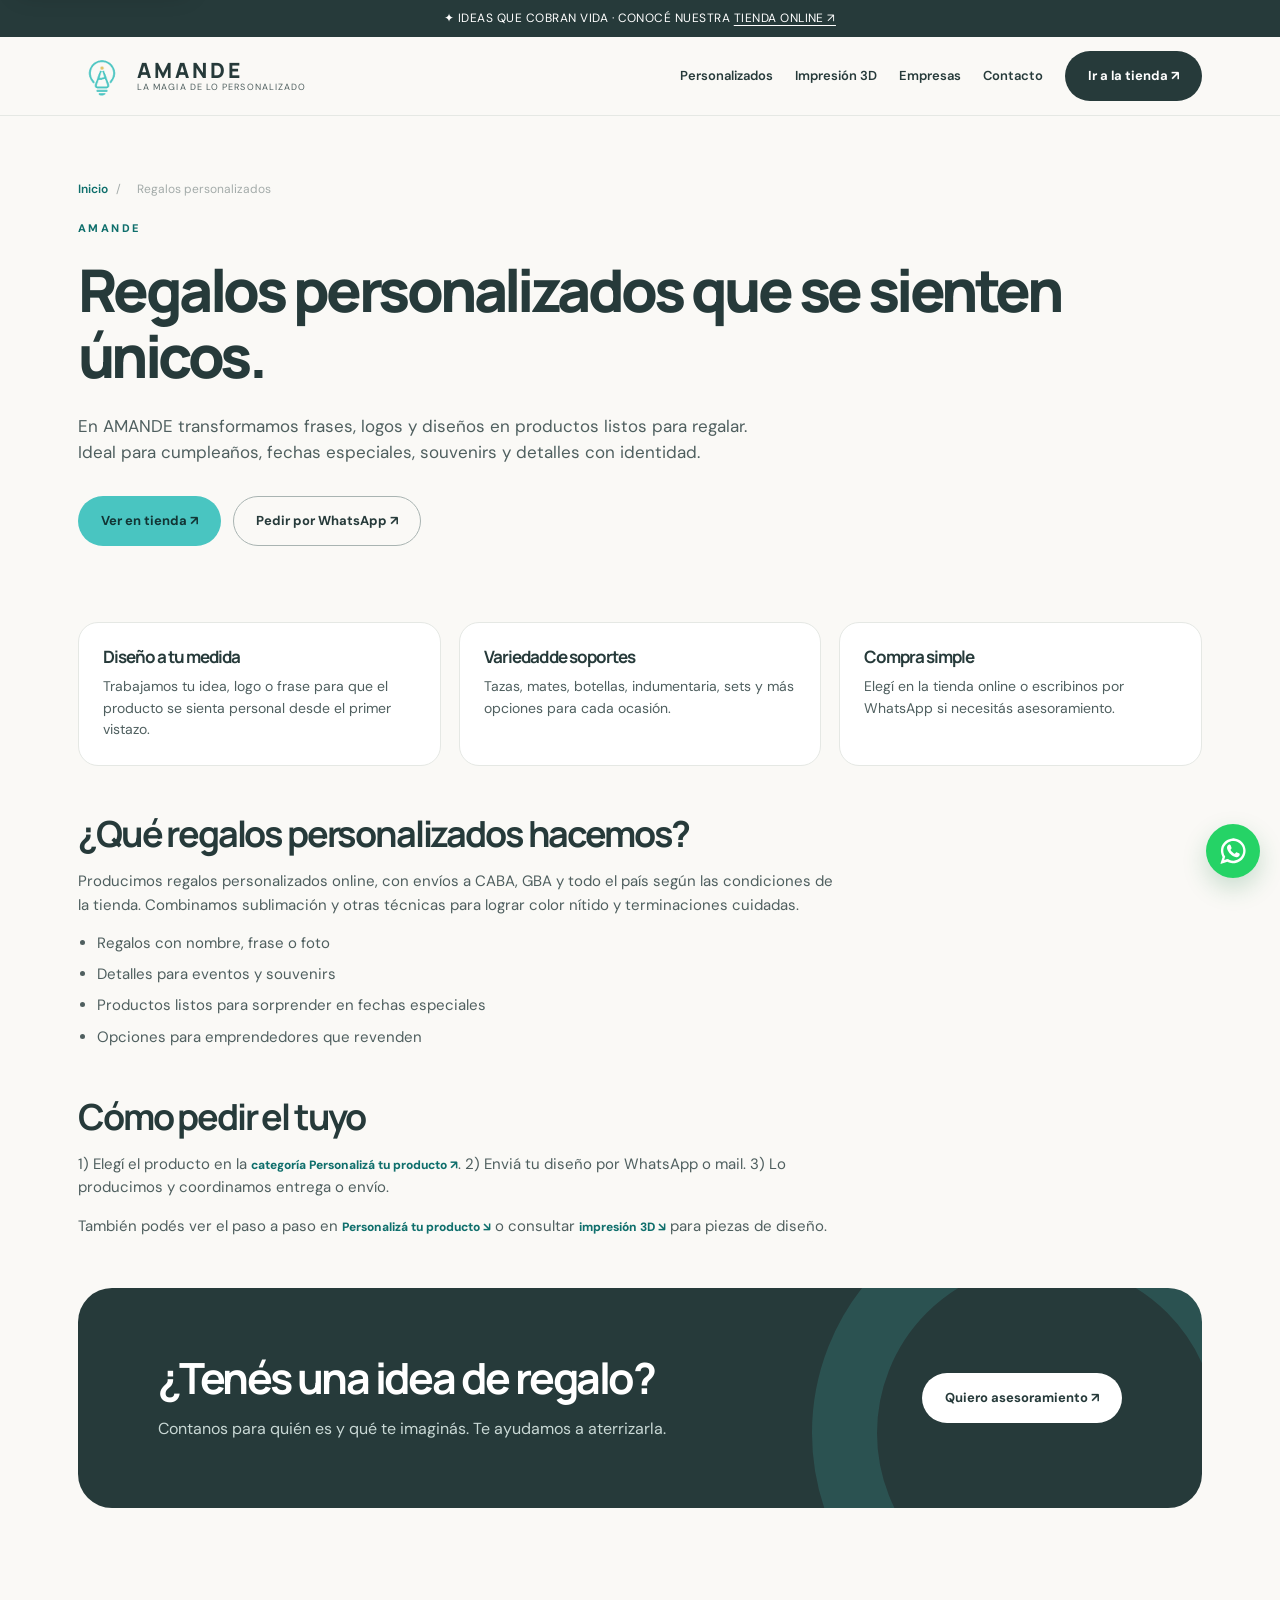
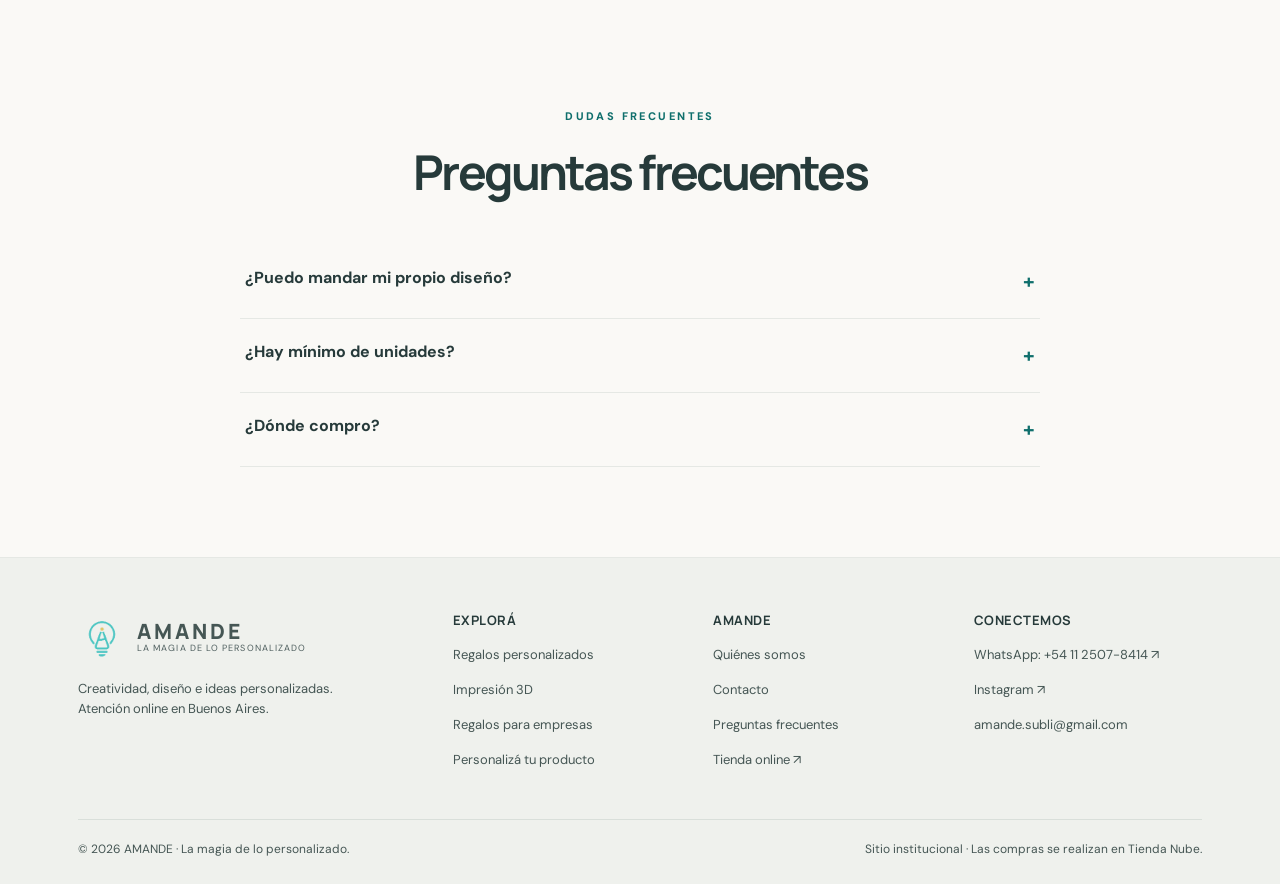
<file: regalos-personalizados/index.html>
<!doctype html>
<html lang="es-AR">
<head>
<meta charset="UTF-8"><meta name="viewport" content="width=device-width, initial-scale=1">
<title>Regalos personalizados en Buenos Aires | AMANDE</title>
<meta name="description" content="Regalos personalizados en Buenos Aires y Buenos Aires: tazas, mates, indumentaria y detalles únicos con sublimación. Comprá online o pedí por WhatsApp.">
<meta name="theme-color" content="#FAF9F6">
<meta name="robots" content="index,follow,max-image-preview:large">
<link rel="canonical" href="https://www.amandesub.com.ar/regalos-personalizados/">
<meta property="og:type" content="website">
<meta property="og:locale" content="es_AR">
<meta property="og:site_name" content="AMANDE">
<meta property="og:title" content="Regalos personalizados en Buenos Aires">
<meta property="og:description" content="Regalos personalizados en Buenos Aires y Buenos Aires: tazas, mates, indumentaria y detalles únicos con sublimación. Comprá online o pedí por WhatsApp.">
<meta property="og:url" content="https://www.amandesub.com.ar/regalos-personalizados/">
<meta property="og:image" content="https://www.amandesub.com.ar/assets/og-share.webp">
<meta property="og:image:alt" content="AMANDE — regalos personalizados e impresión 3D">
<meta property="og:image:width" content="1200">
<meta property="og:image:height" content="630">
<meta property="og:image:type" content="image/webp">
<meta name="twitter:card" content="summary_large_image">
<meta name="twitter:title" content="Regalos personalizados en Buenos Aires">
<meta name="twitter:description" content="Regalos personalizados en Buenos Aires y Buenos Aires: tazas, mates, indumentaria y detalles únicos con sublimación. Comprá online o pedí por WhatsApp.">
<meta name="twitter:image" content="https://www.amandesub.com.ar/assets/og-share.webp">
<meta name="twitter:image:alt" content="AMANDE — regalos personalizados e impresión 3D">
<link rel="icon" type="image/png" sizes="32x32" href="../assets/favicon-32.png">
<link rel="icon" type="image/png" sizes="180x180" href="../assets/favicon.png">
<link rel="apple-touch-icon" href="../assets/favicon.png">
<script type="application/ld+json">
{"@context":"https://schema.org","@graph":[{"@type":"Organization","@id":"https://www.amandesub.com.ar/#business","name":"AMANDE","alternateName":"Amande.sub","url":"https://www.amandesub.com.ar/","logo":"https://www.amandesub.com.ar/assets/isologo.png","image":"https://www.amandesub.com.ar/assets/og-share.webp","description":"Diseño, productos personalizados, impresión 3D, sublimación y soluciones creativas online para personas, empresas y emprendedores en Buenos Aires, Argentina.","email":"amande.subli@gmail.com","telephone":"+54-11-2507-8414","priceRange":"$$","areaServed":[{"@type":"Country","name":"Argentina"},{"@type":"AdministrativeArea","name":"Buenos Aires"}],"sameAs":["https://www.instagram.com/amande.sub/","https://shop.amandesub.com.ar/"],"contactPoint":{"@type":"ContactPoint","telephone":"+54-11-2507-8414","contactType":"customer service","email":"amande.subli@gmail.com","areaServed":"AR","availableLanguage":["Spanish","es-AR"]}},{"@type":"WebSite","@id":"https://www.amandesub.com.ar/#website","url":"https://www.amandesub.com.ar/","name":"AMANDE","inLanguage":"es-AR","publisher":{"@id":"https://www.amandesub.com.ar/#business"}},{"@type": "WebPage", "@id": "https://www.amandesub.com.ar/regalos-personalizados/#webpage", "url": "https://www.amandesub.com.ar/regalos-personalizados/", "name": "Regalos personalizados en Buenos Aires | AMANDE", "description": "Regalos personalizados en Buenos Aires y Buenos Aires: tazas, mates, indumentaria y detalles únicos con sublimación. Comprá online o pedí por WhatsApp.", "inLanguage": "es-AR", "isPartOf": {"@id": "https://www.amandesub.com.ar/#website"}, "about": {"@id": "https://www.amandesub.com.ar/#business"}, "dateModified": "2026-11-03", "breadcrumb": {"@type": "BreadcrumbList", "itemListElement": [{"@type": "ListItem", "position": 1, "name": "Inicio", "item": "https://www.amandesub.com.ar/"}, {"@type": "ListItem", "position": 2, "name": "Regalos personalizados", "item": "https://www.amandesub.com.ar/regalos-personalizados/"}]}},{"@type": "Service", "@id": "https://www.amandesub.com.ar/regalos-personalizados/#service", "name": "Regalos personalizados", "provider": {"@id": "https://www.amandesub.com.ar/#business"}, "areaServed": "AR", "url": "https://www.amandesub.com.ar/regalos-personalizados/"},{"@type": "FAQPage", "@id": "https://www.amandesub.com.ar/regalos-personalizados/#faq", "mainEntity": [{"@type": "Question", "name": "¿Puedo mandar mi propio diseño?", "acceptedAnswer": {"@type": "Answer", "text": "Sí. Podés enviar logo, frase o arte por WhatsApp o mail. Te confirmamos si es viable antes de producir."}}, {"@type": "Question", "name": "¿Hay mínimo de unidades?", "acceptedAnswer": {"@type": "Answer", "text": "Para regalos unitarios generalmente no. En pedidos corporativos o mayoristas coordinamos cantidad y plazo."}}, {"@type": "Question", "name": "¿Dónde compro?", "acceptedAnswer": {"@type": "Answer", "text": "En shop.amandesub.com.ar o consultando por WhatsApp si necesitás una pieza a medida."}}]}]}
</script>
<link rel="preconnect" href="https://fonts.googleapis.com">
<link rel="preconnect" href="https://fonts.gstatic.com" crossorigin>
<link href="https://fonts.googleapis.com/css2?family=DM+Sans:wght@400;600;700&family=Manrope:wght@600;700;800&display=swap" rel="stylesheet">
<link rel="stylesheet" href="../assets/site.css">
</head>
<body>
<a class="skip-link" href="#contenido">Saltar al contenido</a>
<div class="announcement">✦ IDEAS QUE COBRAN VIDA · CONOCÉ NUESTRA <a href="https://shop.amandesub.com.ar/" target="_blank" rel="noopener">TIENDA ONLINE ↗</a></div>
<header class="navbar"><div class="container nav-inner">
<a class="brand" href="../index.html" aria-label="AMANDE inicio"><img class="brand-mark" src="../assets/isologo.webp" width="48" height="48" alt="AMANDE"><span><span class="brand-name">AMANDE</span><span class="brand-caption">LA MAGIA DE LO PERSONALIZADO</span></span></a>
<nav class="nav-links" id="navlinks" aria-label="Principal">
<a href="../regalos-personalizados/">Personalizados</a>
<a href="../impresion-3d/">Impresión 3D</a>
<a href="../regalos-empresas/">Empresas</a>
<a href="../contacto/">Contacto</a>
<a class="btn btn-dark" href="https://shop.amandesub.com.ar/" target="_blank" rel="noopener">Ir a la tienda ↗</a>
</nav>
<button class="mobile-toggle" aria-label="Abrir menú" aria-controls="navlinks" aria-expanded="false" id="menuBtn">☰</button>
</div></header>
<main id="contenido">
<section class="page-hero"><div class="container">
<nav class="breadcrumbs" aria-label="Migas de pan"><a href="../index.html">Inicio</a><span>/</span><span aria-current="page">Regalos personalizados</span></nav>
<span class="eyebrow">AMANDE</span>
<h1>Regalos personalizados que se sienten únicos.</h1>
<p class="lead">En AMANDE transformamos frases, logos y diseños en productos listos para regalar. Ideal para cumpleaños, fechas especiales, souvenirs y detalles con identidad.</p>
<div class="hero-actions"><a class="btn btn-aqua" href="https://shop.amandesub.com.ar/personaliza-tu-producto/" target="_blank" rel="noopener">Ver en tienda ↗</a><a class="btn btn-outline" href="https://wa.me/541125078414?text=Hola%20AMANDE%2C%20quiero%20un%20regalo%20personalizado" target="_blank" rel="noopener">Pedir por WhatsApp ↗</a></div>
</div></section>
<section class="section" style="padding-top:0"><div class="container">
<div class="benefit-grid">
<div class="benefit"><h3>Diseño a tu medida</h3><p>Trabajamos tu idea, logo o frase para que el producto se sienta personal desde el primer vistazo.</p></div>
<div class="benefit"><h3>Variedad de soportes</h3><p>Tazas, mates, botellas, indumentaria, sets y más opciones para cada ocasión.</p></div>
<div class="benefit"><h3>Compra simple</h3><p>Elegí en la tienda online o escribinos por WhatsApp si necesitás asesoramiento.</p></div>
</div>
<div class="prose">
<h2>¿Qué regalos personalizados hacemos?</h2>
<p>Producimos regalos personalizados online, con envíos a CABA, GBA y todo el país según las condiciones de la tienda. Combinamos sublimación y otras técnicas para lograr color nítido y terminaciones cuidadas.</p>
<ul>
<li>Regalos con nombre, frase o foto</li>
<li>Detalles para eventos y souvenirs</li>
<li>Productos listos para sorprender en fechas especiales</li>
<li>Opciones para emprendedores que revenden</li>
</ul>
<h2>Cómo pedir el tuyo</h2>
<p>1) Elegí el producto en la <a class="text-link" href="https://shop.amandesub.com.ar/personaliza-tu-producto/" target="_blank" rel="noopener">categoría Personalizá tu producto ↗</a>. 2) Enviá tu diseño por WhatsApp o mail. 3) Lo producimos y coordinamos entrega o envío.</p>
<p>También podés ver el paso a paso en <a class="text-link" href="../personaliza-tu-producto/">Personalizá tu producto ↘</a> o consultar <a class="text-link" href="../impresion-3d/">impresión 3D ↘</a> para piezas de diseño.</p>
</div>
<div class="cta-band banner"><div><h2>¿Tenés una idea de regalo?</h2><p>Contanos para quién es y qué te imaginás. Te ayudamos a aterrizarla.</p></div>
<a class="btn btn-light" href="https://wa.me/541125078414?text=Hola%20AMANDE%2C%20quiero%20asesoramiento%20para%20un%20regalo%20personalizado" target="_blank" rel="noopener">Quiero asesoramiento ↗</a></div>
</div></section>
<section class="section" id="preguntas"><div class="container"><div class="section-title"><span class="eyebrow">Dudas frecuentes</span><h2>Preguntas frecuentes</h2></div><div class="faq"><details><summary>¿Puedo mandar mi propio diseño?</summary><p>Sí. Podés enviar logo, frase o arte por WhatsApp o mail. Te confirmamos si es viable antes de producir.</p></details><details><summary>¿Hay mínimo de unidades?</summary><p>Para regalos unitarios generalmente no. En pedidos corporativos o mayoristas coordinamos cantidad y plazo.</p></details><details><summary>¿Dónde compro?</summary><p>En shop.amandesub.com.ar o consultando por WhatsApp si necesitás una pieza a medida.</p></details></div></div></section>
</main>
<footer class="footer"><div class="container"><div class="footer-grid">
<div><a class="brand" href="../index.html" aria-label="AMANDE inicio"><img class="brand-mark" src="../assets/isologo.webp" width="48" height="48" alt="AMANDE"><span><span class="brand-name">AMANDE</span><span class="brand-caption">LA MAGIA DE LO PERSONALIZADO</span></span></a>
<p style="max-width:300px;margin-top:18px">Creatividad, diseño e ideas personalizadas. Atención online en Buenos Aires.</p></div>
<div><h3>Explorá</h3><ul>
<li><a href="../regalos-personalizados/">Regalos personalizados</a></li>
<li><a href="../impresion-3d/">Impresión 3D</a></li>
<li><a href="../regalos-empresas/">Regalos para empresas</a></li>
<li><a href="../personaliza-tu-producto/">Personalizá tu producto</a></li>
</ul></div>
<div><h3>AMANDE</h3><ul>
<li><a href="../nosotros/">Quiénes somos</a></li>
<li><a href="../contacto/">Contacto</a></li>
<li><a href="../index.html#preguntas">Preguntas frecuentes</a></li>
<li><a href="https://shop.amandesub.com.ar/" target="_blank" rel="noopener">Tienda online ↗</a></li>
</ul></div>
<div><h3>Conectemos</h3><address><ul>
<li><a href="https://wa.me/541125078414" target="_blank" rel="noopener">WhatsApp: +54 11 2507-8414 ↗</a></li>
<li><a href="https://www.instagram.com/amande.sub/" target="_blank" rel="noopener">Instagram ↗</a></li>
<li><a href="mailto:amande.subli@gmail.com">amande.subli@gmail.com</a></li>
</ul></address></div>
</div>
<div class="copyright"><span>© 2026 AMANDE · La magia de lo personalizado.</span><span>Sitio institucional · Las compras se realizan en Tienda Nube.</span></div>
</div></footer>
<a class="whatsapp" href="https://wa.me/541125078414?text=Hola%20AMANDE%2C%20vengo%20de%20su%20web%20y%20quiero%20hacer%20una%20consulta" aria-label="Contactar por WhatsApp" target="_blank" rel="noopener"><img src="../assets/whatsapp.svg" width="28" height="28" alt="" decoding="async"></a>
<script src="../assets/analytics-config.js"></script>
<script src="../assets/site.js" defer></script>
</body></html>
</file>
<file: assets/site.css>
:root{--aqua:#49C5C1;--yellow:#F7C948;--coral:#F58A8A;--cream:#FAF9F6;--ink:#263A3A;--muted:#4F5F5F;--border:#e5e8e4;--white:#fff;--link:#0F6F6C;--accent-text:#0F6F6C}
*{box-sizing:border-box}
html{scroll-behavior:smooth}
body{margin:0;background:var(--cream);font-family:'DM Sans',Arial,sans-serif;color:var(--ink);line-height:1.55}
a{text-decoration:none;color:inherit}
button{font:inherit}
img{max-width:100%;height:auto}
.container{max-width:1180px;margin:auto;padding:0 28px}
.announcement{text-align:center;font-size:12px;letter-spacing:.04em;background:var(--ink);color:#fff;padding:9px}
.announcement a{text-decoration:underline;text-underline-offset:3px}
.navbar{position:sticky;z-index:40;top:0;background:rgba(250,249,246,.96);border-bottom:1px solid var(--border);backdrop-filter:blur(12px)}
.nav-inner{height:78px;display:flex;align-items:center;justify-content:space-between;gap:20px}
.brand{display:flex;align-items:center;gap:11px}
.brand-mark{display:block;height:48px;width:48px;object-fit:contain;flex:0 0 auto}
.brand-name{font-family:Manrope,sans-serif;font-size:21px;font-weight:800;letter-spacing:.14em;display:block;line-height:1.1}
.brand-caption{font-size:9px;letter-spacing:.12em;color:var(--muted);display:block;line-height:1.2}
.nav-links{display:flex;align-items:center;gap:22px;font-size:13px;font-weight:600}
.nav-links a:not(.btn):hover,.footer a:hover{color:var(--link)}
.btn{display:inline-flex;align-items:center;justify-content:center;gap:10px;border-radius:100px;padding:14px 22px;font-size:13px;font-weight:700;cursor:pointer;border:1px solid transparent;transition:.2s}
.btn:hover{transform:translateY(-2px);box-shadow:0 8px 22px #1b52511a}
.btn-dark{color:white;background:var(--ink)}
.btn-aqua{background:var(--aqua);color:#123535}
.btn-outline{border-color:#a9b4b2;color:var(--ink);background:transparent}
.btn-light{background:white;color:var(--ink)}
.mobile-toggle{display:none;border:0;background:transparent;font-size:24px;cursor:pointer}
.hero{overflow:hidden;padding:84px 0 100px}
.hero-grid{display:grid;grid-template-columns:1.05fr 1fr;gap:55px;align-items:center}
.eyebrow{font-size:11px;font-weight:800;letter-spacing:.22em;text-transform:uppercase;color:var(--link);display:block;margin-bottom:20px}
.hero h1,h2,h3,.banner h2,.page-hero h1{font-family:Manrope,sans-serif;letter-spacing:-.06em;line-height:1.12}
.hero h1,.page-hero h1{font-size:clamp(36px,4.6vw,64px);margin:0 0 24px;font-weight:800}
.accent{color:var(--accent-text)}
.hero p,.page-hero p{font-size:17px;color:var(--muted);max-width:540px;margin:0 0 30px}
.hero-actions{display:flex;flex-wrap:wrap;gap:12px}
.hero-small{display:flex;align-items:center;gap:10px;margin-top:34px;color:var(--muted);font-size:12px}
.hero-small b{color:var(--ink)}
.dots{display:flex}
.dots i{width:25px;height:25px;border-radius:50%;margin-right:-8px;border:2px solid var(--cream)}
.dots i:nth-child(1){background:var(--aqua)}
.dots i:nth-child(2){background:var(--yellow)}
.dots i:nth-child(3){background:var(--coral)}
.visual-wrap{position:relative}
.visual-wrap:after{content:'';position:absolute;width:130px;height:130px;background:var(--yellow);border-radius:50%;right:-22px;top:8%;z-index:0}
.visual{position:relative;z-index:1;min-height:510px;border-radius:48% 48% 42% 42%;background:linear-gradient(135deg,#d7eeeb,#f7eedd 65%,#fce0d9);overflow:hidden}
.hero-photo{position:absolute;inset:0;width:100%;height:100%;object-fit:cover;object-position:center 35%;display:block}
.tag{position:absolute;z-index:4;padding:12px 16px;border-radius:15px;background:#fff;color:var(--ink);box-shadow:0 12px 26px #183e3c2e;font-size:12px;font-weight:700;white-space:nowrap;line-height:1.2;text-decoration:none}
.tag.one{top:18px;right:-10px;transform:rotate(5deg)}
.tag.two{top:58%;bottom:auto;left:-14px;transform:rotate(-4deg)}
.section{padding:90px 0}
.section-title{text-align:center;max-width:720px;margin:0 auto 46px}
.section-title h2{font-size:clamp(32px,4vw,48px);margin:0 0 15px}
.section-title p{margin:0;color:var(--muted);font-size:15px}
.categories{display:grid;grid-template-columns:repeat(4,1fr);gap:18px}
.category-card{background:#fff;border:1px solid var(--border);border-radius:22px;overflow:hidden;transition:.2s}
.category-card:hover{transform:translateY(-5px);box-shadow:0 18px 42px #24383812}
.category-art{height:205px;position:relative;overflow:hidden;display:grid;place-items:center}
.category-art svg{width:75%;height:75%;filter:drop-shadow(7px 13px 7px #253b3822)}
.bg-pink{background:#f9e8e3}
.bg-beige{background:#e9e5d9}
.bg-aqua{background:#e0f4f0}
.bg-yellow{background:#fbf1d5}
.bg-lav{background:#efebf9}
.bg-blue{background:#e8f2fb}
.category-body{padding:24px 23px 26px}
.category-body h3{font-size:18px;margin:0 0 10px;letter-spacing:-.03em}
.category-body p{font-size:13px;color:var(--muted);min-height:65px;margin:0 0 18px}
.text-link{font-size:12px;font-weight:800;color:var(--link)}
.text-link span{margin-left:6px}
.statement{background:#e5f4f0;padding:75px 0;position:relative;overflow:hidden}
.statement:before{content:'';position:absolute;left:-40px;bottom:-115px;width:340px;height:340px;pointer-events:none;background:url("data:image/svg+xml,%3Csvg xmlns='http://www.w3.org/2000/svg' viewBox='0 0 100 100'%3E%3Cg fill='%23bce6df'%3E%3Crect x='46' y='8' width='8' height='84' rx='2'/%3E%3Crect x='8' y='46' width='84' height='8' rx='2'/%3E%3Crect x='46' y='8' width='8' height='84' rx='2' transform='rotate(45 50 50)'/%3E%3Crect x='8' y='46' width='84' height='8' rx='2' transform='rotate(45 50 50)'/%3E%3C/g%3E%3C/svg%3E") center/contain no-repeat}
.statement-inner{position:relative;z-index:1;display:flex;align-items:center;justify-content:space-between;gap:40px}
.statement h2{font-size:clamp(32px,3.6vw,47px);margin:0 0 16px;max-width:670px}
.statement p{color:#526d69;max-width:600px;margin:0}
.pill{display:inline-block;border:1px solid #9ccfca;border-radius:999px;padding:9px 16px;font-size:11px;font-weight:700;letter-spacing:.1em;margin-bottom:20px}
.featured{display:grid;grid-template-columns:repeat(3,1fr);gap:20px}
.feature{background:white;border:1px solid var(--border);border-radius:23px;overflow:hidden}
.feature .category-art{height:240px}
.feature .category-body p{min-height:auto}
.split{display:grid;grid-template-columns:1fr 1fr;gap:80px;align-items:center}
.step{display:flex;gap:18px;margin:25px 0}
.number{flex:0 0 39px;width:39px;height:39px;display:grid;place-items:center;background:#d7f0ed;border-radius:100%;color:var(--link);font-weight:800}
.step h3{font-size:16px;margin:0 0 4px}
.step p{color:var(--muted);font-size:13px;margin:0}
.how-art{border-radius:35px;min-height:450px;background:linear-gradient(135deg,#f4d6ce,#ffe8cd 58%,#d4efe9);position:relative;display:flex;align-items:center;justify-content:center;overflow:hidden}
.how-art .proceso-photo{position:absolute;inset:0;width:100%;height:100%;object-fit:cover;display:block}
.how-art .float{position:absolute;z-index:2;background:white;padding:13px 18px;border-radius:16px;font-size:12px;font-weight:700;box-shadow:0 12px 30px #4f5c5320}
.how-art .float.a{top:55px;left:18px;transform:rotate(-8deg)}
.how-art .float.b{bottom:60px;right:17px;transform:rotate(7deg)}
.banner{border-radius:34px;background:var(--ink);color:white;padding:66px 80px;display:flex;align-items:center;justify-content:space-between;gap:45px;position:relative;overflow:hidden}
.banner:after{content:'';position:absolute;right:-80px;bottom:-160px;width:340px;height:340px;border:65px solid #49c5c12c;border-radius:50%}
.banner h2{font-size:clamp(30px,3.5vw,43px);margin:0 0 15px;max-width:630px}
.banner p{color:#c9d8d5;max-width:560px;margin:0}
.banner .btn{white-space:nowrap;position:relative;z-index:1}
.faq{max-width:800px;margin:auto}
.faq details{border-bottom:1px solid var(--border);padding:21px 5px}
.faq summary{cursor:pointer;font-weight:700;list-style:none;display:flex;justify-content:space-between;gap:16px}
.faq summary:after{content:'+';color:var(--link);font-size:20px;flex:0 0 auto}
.faq details[open] summary:after{content:'−'}
.faq p{font-size:14px;color:var(--muted);margin-bottom:0}
.footer{background:#eff1ed;border-top:1px solid var(--border);padding:55px 0 25px}
.footer-grid{display:grid;grid-template-columns:1.5fr 1fr 1fr 1fr;gap:32px}
.footer p,.footer a{font-size:13px;color:#455654}
.footer address{font-style:normal}
.footer ul{list-style:none;padding:0;margin:0}
.footer li{margin:10px 0}
.footer h3{margin:0 0 15px;font-size:13px;font-family:Manrope,sans-serif;letter-spacing:.04em;text-transform:uppercase}
.copyright{border-top:1px solid #d9dfda;margin-top:38px;padding-top:20px;display:flex;justify-content:space-between;gap:12px;font-size:12px;color:#455654}
.whatsapp{position:fixed;right:20px;bottom:22px;z-index:50;background:#25D366;color:#fff;display:flex;align-items:center;justify-content:center;width:54px;height:54px;border-radius:50%;box-shadow:0 10px 25px #1b7b4038}
.whatsapp img{display:block;width:28px;height:28px;flex-shrink:0}
.note{font-size:12px;color:#455654;margin-top:10px}
.breadcrumbs{font-size:12px;color:var(--muted);margin:0 0 22px}
.breadcrumbs a{color:var(--link);font-weight:600}
.breadcrumbs span{margin:0 8px;opacity:.5}
.page-hero{padding:64px 0 40px}
.page-hero .lead{font-size:17px;color:var(--muted);max-width:680px}
.prose{max-width:760px}
.prose h2{font-size:clamp(26px,3vw,36px);margin:48px 0 16px}
.prose h3{font-size:20px;margin:28px 0 10px}
.prose p,.prose li{color:var(--muted);font-size:15px}
.prose ul{padding-left:1.2em;margin:0 0 20px}
.prose li{margin:8px 0}
.benefit-grid{display:grid;grid-template-columns:repeat(3,1fr);gap:18px;margin:36px 0}
.benefit{background:#fff;border:1px solid var(--border);border-radius:20px;padding:24px}
.benefit h3{margin:0 0 10px;font-size:17px}
.benefit p{margin:0;font-size:14px;color:var(--muted)}
.cta-band{margin:50px 0 20px}
.contact-card{background:#fff;border:1px solid var(--border);border-radius:22px;padding:28px}
.contact-card h2{margin:0 0 14px;font-size:22px}
.contact-card p,.contact-card li{font-size:14px;color:var(--muted)}
.contact-card ul{list-style:none;padding:0;margin:18px 0}
.contact-card li{margin:12px 0}
.contact-card a{color:var(--link);font-weight:700}
:focus-visible{outline:3px solid #127e7a;outline-offset:4px}
.skip-link{position:fixed;z-index:200;top:-60px;left:16px;padding:12px 18px;border-radius:10px;background:#fff;color:#263a3a;box-shadow:0 6px 25px #0002}
.skip-link:focus{top:12px}
section[id]{scroll-margin-top:105px}
.category-art{isolation:isolate}
.category-art .product-photo{position:absolute;inset:0;width:100%;height:100%;object-fit:cover;z-index:3;aspect-ratio:1/1}
@media(prefers-reduced-motion:reduce){html{scroll-behavior:auto}*,*:before,*:after{animation-duration:.01ms!important;transition-duration:.01ms!important}}
@media(max-width:980px){
  .nav-links{gap:14px}
  .benefit-grid{grid-template-columns:1fr 1fr}
  .footer-grid{grid-template-columns:1fr 1fr}
}
@media(max-width:900px){
  .nav-links a:not(.btn){display:none}
  .hero-grid{gap:20px}
  .visual{min-height:420px}
  .tag.one{right:-6px}
  .tag.two{left:-8px}
  .categories{grid-template-columns:repeat(2,1fr)}
  .featured{grid-template-columns:repeat(3,1fr)}
  .split{gap:36px}
}
@media(max-width:650px){
  .container{padding:0 20px}
  .announcement{font-size:10px}
  .nav-inner{height:67px}
  .brand-mark{height:40px;width:40px}
  .brand-name{font-size:18px}
  .nav-links{display:none;position:absolute;left:0;right:0;top:66px;padding:20px;background:var(--cream);border-bottom:1px solid var(--border);flex-direction:column;align-items:stretch}
  .nav-links.open{display:flex}
  .nav-links a:not(.btn){display:block}
  .mobile-toggle{display:block}
  .hero,.page-hero{padding:55px 0 65px}
  .hero-grid,.split{grid-template-columns:1fr}
  .hero h1,.page-hero h1{font-size:42px}
  .hero p,.page-hero p{font-size:15px}
  .visual-wrap{margin:20px 10px 0}
  .visual{min-height:360px}
  .tag.one{top:10px;right:-4px}
  .tag.two{top:54%;left:-6px}
  .section{padding:62px 0}
  .section-title{margin-bottom:30px}
  .section-title h2{font-size:34px}
  .categories,.featured,.benefit-grid{grid-template-columns:1fr 1fr;gap:12px}
  .category-art{height:145px}
  .category-body{padding:18px 14px}
  .category-body h3{font-size:15px}
  .category-body p{font-size:12px;min-height:105px}
  .feature .category-art{height:150px}
  .featured .feature:last-child{grid-column:1/-1}
  .statement-inner{display:block}
  .statement-inner>.btn{margin-top:28px}
  .statement{padding:58px 0}
  .how-art{min-height:300px;order:-1}
  .banner{padding:40px 26px;display:block}
  .banner .btn{margin-top:22px}
  .footer-grid{grid-template-columns:1fr 1fr;gap:20px}
  .footer-grid>div:first-child{grid-column:1/-1}
  .copyright{flex-direction:column}
  .whatsapp{width:48px;height:48px}
  .step{margin:18px 0}
}
@media(max-width:480px){
  .container{padding-left:18px;padding-right:18px}
  .hero,.page-hero{padding-top:48px;padding-bottom:65px}
  .banner{padding:36px 24px}
  .category-body{padding:20px}
  .announcement{font-size:10px}
  .benefit-grid,.categories{grid-template-columns:1fr}
  .category-body p{min-height:0}
  .featured{grid-template-columns:1fr}
  .featured .feature:last-child{grid-column:auto}
}
</file>
